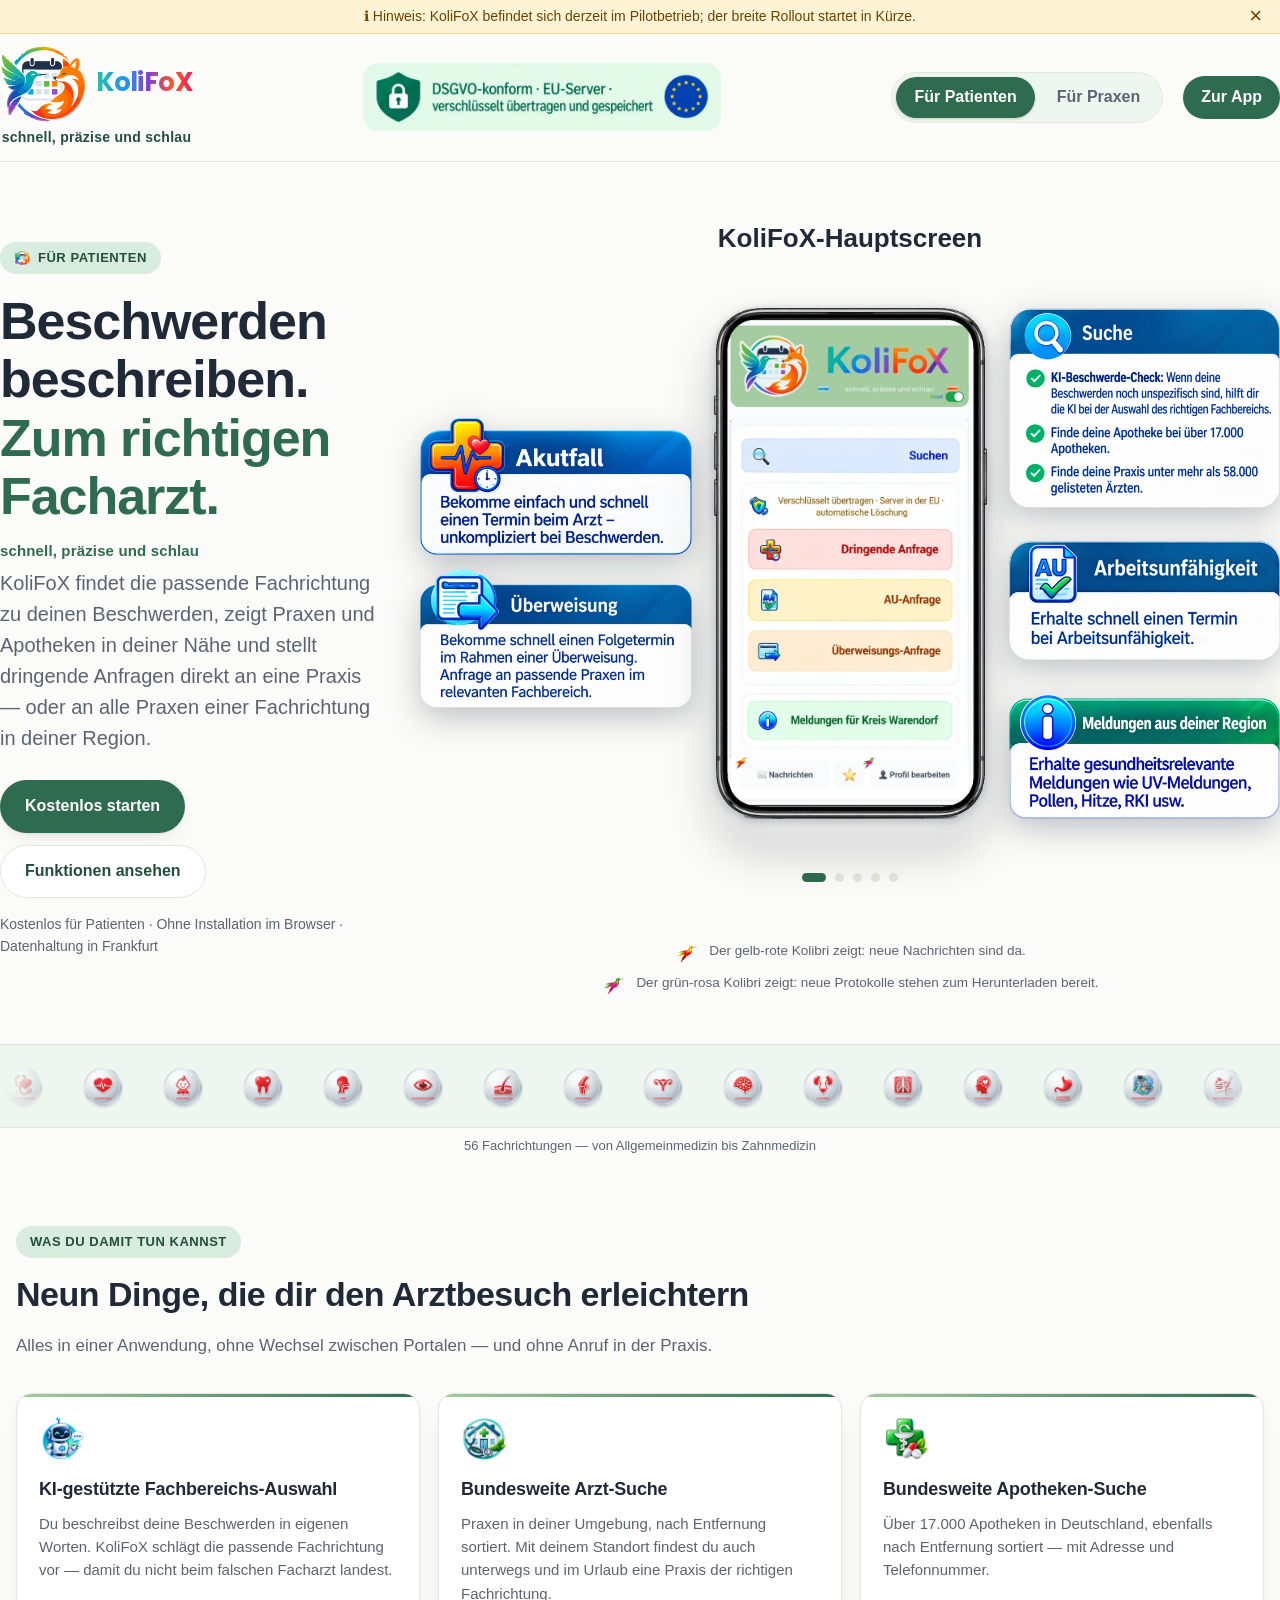
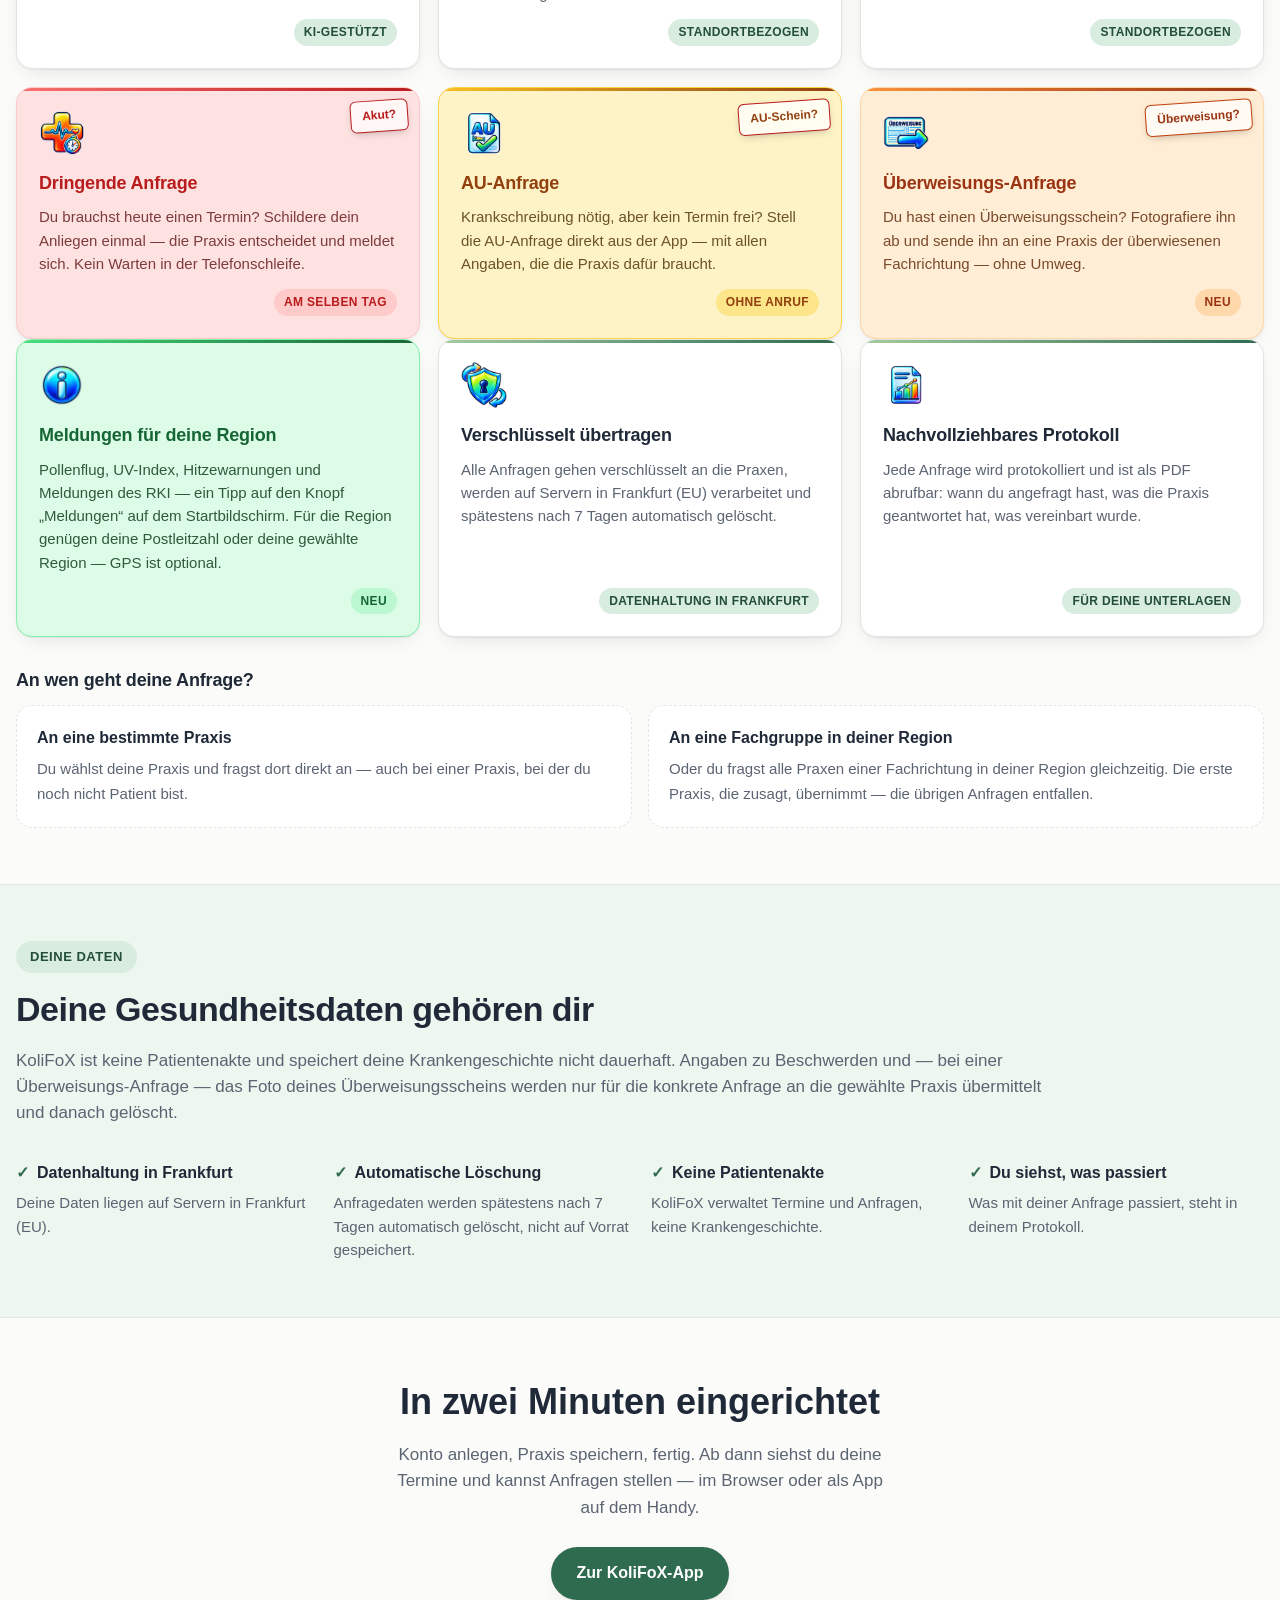
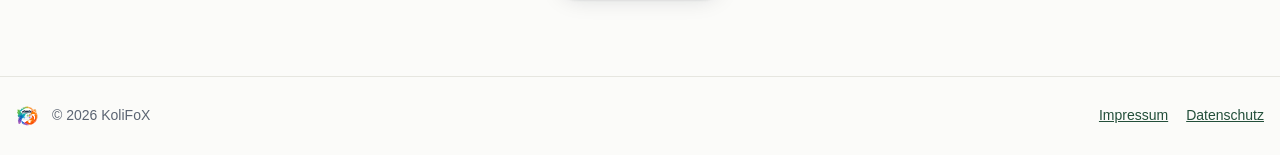
<file: index.html>
<!doctype html>
<html lang="de">
<head>
<meta charset="UTF-8">
<meta name="viewport" content="width=device-width, initial-scale=1">
<title>KoliFoX — Arzttermin und Anfragen</title>
<meta name="description" content="KoliFoX: Fachrichtung per KI finden, Arzt und Apotheke in der Nähe suchen und dringende Anfragen, AU- und Überweisungs-Anfragen direkt an die Praxis senden.">
<!-- Die Seite ist auch unter www.kolifox.de erreichbar, mit identischem Inhalt. Hier steht, welche
     Adresse gelten soll (die Umleitung von www auf kolifox.de liegt zusaetzlich in Cloudflare). -->
<link rel="canonical" href="https://kolifox.de/">
<meta name="theme-color" content="#2f6b4f">
<link rel="icon" href="/assets/img/favicon.svg" type="image/svg+xml">
<link rel="icon" href="/assets/img/favicon-192.png" sizes="192x192">
<link rel="apple-touch-icon" href="/assets/img/apple-touch-icon.png">
<link rel="stylesheet" href="/assets/produktseite.css">
</head>
<body>

<!-- Pilot-Hinweis (Variante A, DSGVO-Chat 22.10.): Transparenz zur Reife des Produkts. Schliessen
     merkt sich NICHTS im Browser (kein localStorage), das Band kommt beim naechsten Besuch wieder. -->
<div class="kopf-fix" id="kopf-fix">
<div class="pilot-hinweis" id="pilot-hinweis" role="note">
  <span class="pilot-text"><span aria-hidden="true">ℹ</span> Hinweis: KoliFoX befindet sich derzeit im Pilotbetrieb; der breite Rollout startet in Kürze.</span>
  <button type="button" class="pilot-zu" id="pilot-zu" aria-label="Hinweis schließen">×</button>
</div>

<header class="site-head">
  <div class="wrap head-row">
    <div class="head-brand">
      <img class="head-logo" src="/assets/icons/logo-kopf.svg" alt="KoliFoX">
      <span class="head-slogan">schnell, präzise und schlau</span>
    </div>
    <div class="head-spacer"></div>
    <img class="head-badge" src="/assets/kacheln/badge.webp"
         alt="DSGVO-konform · EU-Server · verschlüsselt übertragen und gespeichert">
    <div class="head-spacer"></div>
    <div class="switch" role="tablist" aria-label="Ansicht wählen">
      <button role="tab" id="tab-pat" aria-controls="view-pat" aria-selected="true">Für Patienten</button>
      <button role="tab" id="tab-pra" aria-controls="view-pra" aria-selected="false">Für Praxen</button>
    </div>
    <a class="head-cta" id="head-cta" href="#testversion" data-login="https://app.kolifox.de">Zur App</a>
  </div>
</header>
</div>

<!-- ============================ PATIENTEN ============================ -->
<main class="view" id="view-pat" role="tabpanel" aria-labelledby="tab-pat">

  <div class="wrap hero">
    <div class="hero-text hero-zentriert">
      <span class="eyebrow"><img src="/assets/icons/logo-icon.svg" alt="" width="16" height="16" aria-hidden="true"> Für Patienten</span>
      <h1>Beschwerden beschreiben.<br><span class="accent">Zum richtigen Facharzt.</span></h1>
      <p class="slogan">schnell, präzise und schlau</p>
      <p class="lead">
        KoliFoX findet die passende Fachrichtung zu deinen Beschwerden, zeigt Praxen und Apotheken
        in deiner Nähe und stellt dringende Anfragen direkt an eine Praxis — oder an alle Praxen
        einer Fachrichtung in deiner Region.
      </p>
      <div class="hero-actions">
        <a class="btn btn-primary" href="#testversion" data-login="https://app.kolifox.de">Kostenlos starten</a>
        <a class="btn btn-ghost" href="#pat-funktionen">Funktionen ansehen</a>
      </div>
      <p class="hero-note">Kostenlos für Patienten · Ohne Installation im Browser · Datenhaltung in Frankfurt</p>
    </div>

    <!-- Rundgang durch die App: Ueberschrift, Handy und Fahnen wechseln im Takt -->
    <div class="tour-titel">
      <h2 id="tour-ueberschrift">KoliFoX-Hauptscreen</h2>
    </div>
    <div class="tour logo-links" id="tour">
      <div class="tour-spalte links" id="fahnen-links"></div>
      <div class="tour-mitte">
      <div class="phone-bereich">
        <div class="phone">
          <span class="phone-glow" aria-hidden="true"></span>
          <img class="rahmen-schatten" src="/assets/screens/handy-rahmen.webp" alt="" aria-hidden="true">
          <div class="loch">
          <div class="screen">
            <img class="frame" src="/assets/screens/grundframe.webp"
                 alt="KoliFoX-App auf dem Handy">
            <div class="screen-slot" id="screen-slot" aria-live="off"></div>
            <!-- animierte Marker der App: gelb-rot = ungelesene Nachrichten,
                 gruen-blau = noch nicht geladene Protokolle (wie in app/index.html) -->
            <img class="kolibri nachrichten" src="/assets/icons/kolibri-gelbrot-44.webp" alt="" aria-hidden="true">
            <img class="kolibri profil"      src="/assets/icons/kolibri-gruenrosa-44.webp" alt="" aria-hidden="true">
          </div>
          </div>
          <img class="rahmen" src="/assets/screens/handy-rahmen.webp" alt="" aria-hidden="true" width="691" height="1293">
        </div>
      </div>
    </div>
    <div class="tour-spalte rechts" id="fahnen-rechts"></div>
    </div>
    <!-- Die Punkte stehen bewusst AUSSERHALB der Tour: sonst waere die Zeile
         hoeher als das Handy und die Prozent-Hoehen der Fahnen wuerden nicht
         mehr auf die Eintraege im Bildschirm passen. -->
    <div class="tour-punkte" id="tour-punkte" role="tablist" aria-label="Ansicht wählen"></div>
    <!-- Was die beiden Voegel in der Fussleiste des Handys bedeuten -->
    <div class="kolibri-legende">
      <span><img src="/assets/icons/kolibri-gelbrot-44.webp" alt="">Der gelb-rote Kolibri zeigt: neue Nachrichten sind da.</span>
      <span><img src="/assets/icons/kolibri-gruenrosa-44.webp" alt="">Der grün-rosa Kolibri zeigt: neue Protokolle stehen zum Herunterladen bereit.</span>
    </div>
  </div>

  <div class="siegel-band" aria-hidden="true">
    <div class="siegel-track" id="band-pat"></div>
  </div>
  <p class="band-label">56 Fachrichtungen — von Allgemeinmedizin bis Zahnmedizin</p>

  <section id="pat-funktionen">
    <div class="wrap">
      <div class="sec-head">
        <span class="eyebrow">Was du damit tun kannst</span>
        <h2>Neun Dinge, die dir den Arztbesuch erleichtern</h2>
        <p>Alles in einer Anwendung, ohne Wechsel zwischen Portalen — und ohne Anruf in der Praxis.</p>
      </div>

      <div class="grid">
        <article class="feat">
          <img class="feat-icon" src="/assets/icons/icon-ki.png" alt="">
          <h3>KI-gestützte Fachbereichs-Auswahl</h3>
          <p>Du beschreibst deine Beschwerden in eigenen Worten. KoliFoX schlägt die passende
             Fachrichtung vor — damit du nicht beim falschen Facharzt landest.</p>
          <span class="tag">KI-gestützt</span>
        </article>

        <article class="feat">
          <img class="feat-icon" src="/assets/icons/icon-arzt.png" alt="">
          <h3>Bundesweite Arzt-Suche</h3>
          <p>Praxen in deiner Umgebung, nach Entfernung sortiert. Mit deinem Standort findest du
             auch unterwegs und im Urlaub eine Praxis der richtigen Fachrichtung.</p>
          <span class="tag">Standortbezogen</span>
        </article>

        <article class="feat">
          <img class="feat-icon" src="/assets/icons/icon-apotheke.png" alt="">
          <h3>Bundesweite Apotheken-Suche</h3>
          <p>Über 17.000 Apotheken in Deutschland, ebenfalls nach Entfernung sortiert —
             mit Adresse und Telefonnummer.</p>
          <span class="tag">Standortbezogen</span>
        </article>

        <article class="feat k-dringend">
          <img class="feat-icon" src="/assets/neu/akut.png" alt="">
          <h3>Dringende Anfrage</h3>
          <p>Du brauchst heute einen Termin? Schildere dein Anliegen einmal — die Praxis
             entscheidet und meldet sich. Kein Warten in der Telefonschleife.</p>
          <span class="tag">Am selben Tag</span>
          <span class="au-sticker">
            <span class="au-sticker-klein">Akut?</span>
            <span class="au-sticker-gross">
              <strong>Du hast Beschwerden und brauchst heute einen Arzt?</strong>
              KoliFoX fragt für dich an — bei einer Praxis oder gleich mehreren
              in deiner Region.
            </span>
          </span>
        </article>

        <article class="feat k-au">
          <img class="feat-icon" src="/assets/neu/au.png" alt="">
          <h3>AU-Anfrage</h3>
          <p>Krankschreibung nötig, aber kein Termin frei? Stell die AU-Anfrage direkt
             aus der App — mit allen Angaben, die die Praxis dafür braucht.</p>
          <span class="tag">Ohne Anruf</span>
          <!-- Aufkleber in der Anmutung des AU-Scheins: klein in der Ecke,
               geht beim Darauffahren auf. Auf dem Telefon (kein Hover) steht
               er dauerhaft offen. -->
          <span class="au-sticker">
            <span class="au-sticker-klein">AU-Schein?</span>
            <span class="au-sticker-gross">
              <strong>Du benötigst eine Arbeitsunfähigkeits­bescheinigung?</strong>
              Ausstellen kann sie nur deine Praxis. KoliFoX bringt deine Anfrage
              dorthin — ohne Telefonschleife.
            </span>
          </span>
        </article>

        <article class="feat k-ueberweisung">
          <img class="feat-icon" src="/assets/neu/ueberweisung.png" alt="">
          <h3>Überweisungs-Anfrage</h3>
          <p>Du hast einen Überweisungsschein? Fotografiere ihn ab und sende ihn an eine
             Praxis der überwiesenen Fachrichtung — ohne Umweg.</p>
          <span class="tag">Neu</span>
          <span class="au-sticker">
            <span class="au-sticker-klein">Überweisung?</span>
            <span class="au-sticker-gross">
              <strong>Du hast eine Überweisung bekommen?</strong>
              KoliFoX bringt sie zur passenden Fachpraxis — samt deiner Anfrage,
              ohne Telefonschleife.
            </span>
          </span>
        </article>

      </div>

      <!-- Dritte Reihe: Meldungen (eigener Knopf auf dem Startbildschirm) sowie
           Verschluesselung und Protokoll, die fuer alle Anfragearten darueber gelten. -->
      <div class="grid">
        <article class="feat k-meldungen">
          <img class="feat-icon" src="/assets/neu/meldungen.webp" alt="">
          <h3>Meldungen für deine Region</h3>
          <p>Pollenflug, UV-Index, Hitzewarnungen und Meldungen des RKI — ein Tipp auf den
             Knopf „Meldungen“ auf dem Startbildschirm. Für die Region genügen deine Postleitzahl
             oder deine gewählte Region — GPS ist optional.</p>
          <span class="tag">Neu</span>
        </article>

        <article class="feat">
          <img class="feat-icon" src="/assets/neu/verschluesselung.png" alt="">
          <h3>Verschlüsselt übertragen</h3>
          <p>Alle Anfragen gehen verschlüsselt an die Praxen, werden auf Servern in Frankfurt
             (EU) verarbeitet und spätestens nach 7 Tagen automatisch gelöscht.</p>
          <span class="tag">Datenhaltung in Frankfurt</span>
        </article>

        <article class="feat">
          <img class="feat-icon" src="/assets/neu/protokoll.png" alt="">
          <h3>Nachvollziehbares Protokoll</h3>
          <p>Jede Anfrage wird protokolliert und ist als PDF abrufbar: wann du
             angefragt hast, was die Praxis geantwortet hat, was vereinbart wurde.</p>
          <span class="tag">Für deine Unterlagen</span>
        </article>
      </div>

      <h3 class="zweiwege-titel">An wen geht deine Anfrage?</h3>
      <div class="zweiwege">
        <div class="weg">
          <strong>An eine bestimmte Praxis</strong>
          <span>Du wählst deine Praxis und fragst dort direkt an — auch bei einer Praxis,
                bei der du noch nicht Patient bist.</span>
        </div>
        <div class="weg">
          <strong>An eine Fachgruppe in deiner Region</strong>
          <span>Oder du fragst alle Praxen einer Fachrichtung in deiner Region gleichzeitig.
                Die erste Praxis, die zusagt, übernimmt — die übrigen Anfragen entfallen.</span>
        </div>
      </div>
    </div>
  </section>

  <section class="trust">
    <div class="wrap">
      <div class="sec-head">
        <span class="eyebrow">Deine Daten</span>
        <h2>Deine Gesundheitsdaten gehören dir</h2>
        <p>KoliFoX ist keine Patientenakte und speichert deine Krankengeschichte nicht dauerhaft.
           Angaben zu Beschwerden und — bei einer Überweisungs-Anfrage — das Foto deines
           Überweisungsscheins werden nur für die konkrete Anfrage an die gewählte Praxis
           übermittelt und danach gelöscht.</p>
      </div>
      <div class="trust-grid">
        <div class="trust-item">
          <h3><span class="tick">✓</span> Datenhaltung in Frankfurt</h3>
          <p>Deine Daten liegen auf Servern in Frankfurt (EU).</p>
        </div>
        <div class="trust-item">
          <h3><span class="tick">✓</span> Automatische Löschung</h3>
          <p>Anfragedaten werden spätestens nach 7 Tagen automatisch gelöscht,
             nicht auf Vorrat gespeichert.</p>
        </div>
        <div class="trust-item">
          <h3><span class="tick">✓</span> Keine Patientenakte</h3>
          <p>KoliFoX verwaltet Termine und Anfragen, keine Krankengeschichte.</p>
        </div>
        <div class="trust-item">
          <h3><span class="tick">✓</span> Du siehst, was passiert</h3>
          <p>Was mit deiner Anfrage passiert, steht in deinem Protokoll.</p>
        </div>
      </div>
    </div>
  </section>

  <section class="final">
    <div class="wrap">
      <h2>In zwei Minuten eingerichtet</h2>
      <p>Konto anlegen, Praxis speichern, fertig. Ab dann siehst du deine Termine und kannst
         Anfragen stellen — im Browser oder als App auf dem Handy.</p>
      <div class="hero-actions">
        <a class="btn btn-primary" href="#testversion" data-login="https://app.kolifox.de">Zur KoliFoX-App</a>
      </div>
    </div>
  </section>
</main>

<!-- ============================= PRAXEN ============================= -->
<main class="view" id="view-pra" role="tabpanel" aria-labelledby="tab-pra" hidden>

  <div class="wrap hero">
    <div class="hero-split">
      <div class="hero-text">
        <span class="eyebrow"><img src="/assets/icons/logo-icon.svg" alt="" width="16" height="16" aria-hidden="true"> Für Praxen</span>
        <h1>Das Telefon wird leiser.<br><span class="accent">Der Tag planbarer.</span></h1>
        <p class="slogan">schnell, präzise und schlau</p>
        <p class="lead">
          Dringende Anfragen und AU-Wünsche kommen schriftlich und vollständig herein — statt
          dreimal zu klingeln. Ihr Team entscheidet, was wann bearbeitet wird. Ohne neue
          Praxissoftware, ohne Installation.
        </p>
        <div class="hero-actions">
          <a class="btn btn-primary" href="#testversion" data-login="https://cockpit.kolifox.de/login">Praxis anmelden</a>
          <a class="btn btn-ghost" href="#pra-funktionen">Funktionen ansehen</a>
        </div>
        <p class="hero-note">Läuft im Browser · Rollen für Sekretariat, Ärzte und Labor · Server in Deutschland</p>
        <p class="hero-note">Fertiger AV-Vertrag · Zwei-Faktor-Anmeldung · Automatische Löschfristen</p>
      </div>

      <div>
        <div class="cockpit-demo">
          <div class="cd-head">
            <img src="/assets/neu/akut.png" alt="" width="18" height="18">
            Dringende Anfragen <span class="zahl">2 offen</span>
          </div>

          <div class="cd-karte">
            <div class="cd-zeile1">
              <img src="/assets/neu/akut.png" alt="">
              <span class="cd-name">M. Berger</span>
              <span class="cd-zeit">vor 4 Min.</span>
            </div>
            <div class="cd-pillen">
              <span class="cd-pille rot">Akut</span>
              <span class="cd-pille">Zahnschmerzen</span>
              <span class="cd-pille">Schwellung</span>
              <span class="cd-pille">📍 1,2 km</span>
            </div>
            <p class="cd-text">Seit gestern Abend starke Schmerzen, Wange geschwollen. Heute erreichbar ab 9 Uhr.</p>
            <div class="cd-knoepfe">
              <span class="cd-knopf ja">Annehmen</span>
              <span class="cd-knopf">Weiterleiten</span>
              <span class="cd-knopf">Ablehnen</span>
            </div>
          </div>

          <div class="cd-karte">
            <div class="cd-zeile1">
              <img src="/assets/neu/au.png" alt="">
              <span class="cd-name">S. Kraft</span>
              <span class="cd-zeit">vor 11 Min.</span>
            </div>
            <div class="cd-pillen">
              <span class="cd-pille">AU-Anfrage</span>
              <span class="cd-pille">bekannt</span>
              <span class="cd-pille">📍 3,4 km</span>
            </div>
            <p class="cd-text">Erkältung seit Montag, bittet um Krankschreibung bis Freitag.</p>
            <div class="cd-knoepfe">
              <span class="cd-knopf ja">Annehmen</span>
              <span class="cd-knopf">Weiterleiten</span>
              <span class="cd-knopf">Ablehnen</span>
            </div>
          </div>

          <div class="cd-fuss">Heute angenommen: 3 von 6 · Aufnahme aktiv bis 16:00</div>
        </div>
        <p class="demo-hinweis">Darstellung nachgebildet — echte Ansicht im Praxis-Cockpit</p>
      </div>
    </div>
  </div>

  <div class="siegel-band" aria-hidden="true">
    <div class="siegel-track" id="band-pra"></div>
  </div>
  <p class="band-label">Für jede Fachrichtung — mit eigenen Rückfragen je Fachbereich</p>

  <section class="sec-unten-eng">
    <div class="wrap">
      <div class="sec-head sec-head-mitte">
        <h2>Was sich im Praxisalltag ändert</h2>
        <p>Vier Dinge, die Ihr Team sofort merkt.</p>
      </div>
      <div class="zettel-reihe">
        <div class="zettel"><img src="/assets/notizen/telefon.png" alt="Weniger Telefon — Anliegen digital statt per Telefon klären. Ziel: 50 % weniger Anrufe."></div>
        <div class="zettel"><img src="/assets/notizen/ruhe.png" alt="Mehr Ruhe am Empfang — Ihr Team gewinnt Fokus für die Menschen vor Ort."></div>
        <div class="zettel"><img src="/assets/notizen/zeit.png" alt="Mehr Zeit für Patienten — Automatisierte Prozesse schaffen Zeit für Patienten."></div>
        <div class="zettel"><img src="/assets/notizen/erreichbarkeit.png" alt="Mehr Erreichbarkeit — Anfragen digital stellen, einfach, direkt und ohne Warteschleife."></div>
      </div>
    </div>
  </section>

  <section id="pra-funktionen">
    <div class="wrap">
      <div class="sec-head">
        <span class="eyebrow">Für Ihre Praxis</span>
        <h2>Was KoliFoX Ihrem Team abnimmt</h2>
        <p>Das Praxis-Cockpit nimmt Ihrem Team diese Aufgaben ab.</p>
      </div>

      <div class="grid">
        <article class="feat akut">
          <img class="feat-icon" src="/assets/neu/akut.png" alt="">
          <h3>Dringende Anfragen gesteuert annehmen</h3>
          <p>Anfragen erreichen Sie schriftlich und vorqualifiziert. Sie legen fest, wie viele
             Sie pro Tag annehmen — ist das Fenster voll, wird automatisch abgelehnt.</p>
          <span class="tag">Kapazität im Griff</span>
        </article>

        <article class="feat">
          <img class="feat-icon" src="/assets/neu/kalender.png" alt="">
          <h3>Erreichbarkeit selbst bestimmen</h3>
          <p>Öffnungszeiten, Urlaub, Rufbereitschaft: Was Sie hinterlegen, gilt. Außerhalb
             Ihrer Zeiten nimmt KoliFoX keine Anfragen an.</p>
          <span class="tag">Kein Nachtdienst</span>
        </article>

        <article class="feat">
          <img class="feat-icon" src="/assets/neu/push.png" alt="">
          <h3>Benachrichtigung statt Dauerblick</h3>
          <p>Neue Anfragen melden sich per Push oder E-Mail — niemand muss den Bildschirm
             im Auge behalten.</p>
          <span class="tag">Push &amp; E-Mail</span>
        </article>

        <article class="feat">
          <img class="feat-icon" src="/assets/neu/sammelpraxis.png" alt="">
          <h3>Im Praxisnetz zusammenarbeiten</h3>
          <p>Mehrere Praxen einer Fachrichtung und Region teilen sich das Anfrage-Aufkommen.
             Wer zuerst zusagt, übernimmt — die anderen sind entlastet.</p>
          <span class="tag">Regional</span>
        </article>

        <article class="feat">
          <img class="feat-icon" src="/assets/icons/icon-arzt.png" alt="">
          <h3>Digitaler Warteraum</h3>
          <p>Patienten checken selbst ein und sehen ihre Position. Ihr Team verteilt auf
             Sprechzimmer, ruft auf und leitet weiter — ohne Zettel.</p>
          <span class="tag">Im Haus</span>
        </article>

        <article class="feat">
          <img class="feat-icon" src="/assets/neu/protokoll.png" alt="">
          <h3>Audit-Trail — drei Jahre</h3>
          <p>Jeder Zugriff mit Rolle, Nutzer und Zeitpunkt protokolliert. Trägt zur
             Nachweisführung nach Art. 5 Abs. 2 DSGVO bei, als PDF für Ihre Unterlagen.
             Ihre Behandlungsdokumentation nach § 630f BGB bleibt davon unberührt im PVS.</p>
          <span class="tag">Nachvollziehbar</span>
        </article>
      </div>
    </div>
  </section>

  <!-- ============================= DATENSCHUTZ ============================= -->
  <section id="pra-datenschutz">
    <div class="wrap">
      <div class="sec-head">
        <span class="eyebrow">Datenschutz und Datenablageort</span>
        <h2>Rechtliche Grundlagen stehen bereit</h2>
        <p>Was Ihre Praxis für den DSGVO-konformen Einsatz braucht — fertig vorbereitet,
           belegbar, nachweisfähig.</p>
      </div>

      <div class="grid">
        <article class="feat">
          <img class="feat-icon" src="/assets/neu/server.png" alt="">
          <h3>Server in Deutschland</h3>
          <p>Supabase EU-Region Frankfurt. TLS 1.3 im Transport, AES-256 bei Speicherung.
             Die Versichertennummer wird je Praxis zusätzlich einzeln verschlüsselt.</p>
          <span class="tag">EU-Rechenzentrum</span>
        </article>

        <article class="feat">
          <img class="feat-icon" src="/assets/neu/avv.png" alt="">
          <h3>Fertiger AV-Vertrag</h3>
          <p>Auftragsverarbeitungsvertrag nach Art. 28 DSGVO mit allen technisch-organisatorischen
             Maßnahmen liegt vor — Sie müssen keine eigenen Verträge aufsetzen und keine Sub-Verträge
             mit unseren Dienstleistern schließen.</p>
          <span class="tag">AVV + Anhänge</span>
        </article>

        <article class="feat">
          <img class="feat-icon" src="/assets/neu/2fa.png" alt="">
          <h3>Zwei-Faktor-Anmeldung</h3>
          <p>Alle Cockpit-Konten — Sekretariat, Anfrage-Annahme, Ärztinnen, Ärzte, Assistenz —
             sind zwei-Faktor-pflichtig. Keine Komfort-Option, sondern Standard.</p>
          <span class="tag">Standard, nicht optional</span>
        </article>

        <article class="feat">
          <img class="feat-icon" src="/assets/neu/datenpannen.png" alt="">
          <h3>Datenpannen-Prozess etabliert</h3>
          <p>Vorfall-Register nach Art. 33 Abs. 5 DSGVO geführt, Meldepflicht-Bewertung je
             Vorfall. Falls etwas passiert, läuft die Benachrichtigung Ihrer Praxis entlang
             eines definierten Pfads.</p>
          <span class="tag">Art. 33 geführt</span>
        </article>

        <article class="feat">
          <img class="feat-icon feat-icon-breit" src="/assets/neu/rollen.png" alt="">
          <h3>Klare Rollen</h3>
          <p>KoliFoX verarbeitet Patient:innen-Anfragen in Ihrem Auftrag (Art. 28 DSGVO). Die
             Behandlungsentscheidung bleibt vollständig bei Ihnen. Keine Mitnutzung Ihrer
             Daten für Produktverbesserung.</p>
          <span class="tag">Sie bleiben Verantwortliche</span>
        </article>

        <article class="feat">
          <img class="feat-icon" src="/assets/neu/loeschfristen.png" alt="">
          <h3>Automatische Löschfristen</h3>
          <p>Inhaltsdaten dringender Anfragen werden spätestens nach 7 Tagen automatisch gelöscht;
             Terminmetadaten nach spätestens 90 Tagen. Löschungs-Nachweise nach Art. 5 Abs. 2 DSGVO
             bleiben drei Jahre für die Rechenschaftspflicht.</p>
          <span class="tag">Keine Aufräumarbeit</span>
        </article>
      </div>
    </div>
  </section>

  <section class="trust">
    <div class="wrap">
      <div class="sec-head">
        <span class="eyebrow">In drei Schritten</span>
        <h2>So kommt Ihre Praxis dazu</h2>
        <p>Kein Vertriebstermin nötig, kein Wechsel Ihrer Praxissoftware.</p>
      </div>
      <div class="steps">
        <div class="step">
          <h3>Praxis anmelden</h3>
          <p>Sie füllen das Antragsformular aus: Praxisdaten, Fachrichtung, Öffnungszeiten.</p>
        </div>
        <div class="step">
          <h3>Freischaltung</h3>
          <p>Wir prüfen die Angaben und schalten Ihr Praxis-Konto frei. Die Anmeldung läuft
             mit Zwei-Faktor-Schutz.</p>
        </div>
        <div class="step">
          <h3>Loslegen</h3>
          <p>Räume und Zeiten eintragen, Team einladen — ab dann erreichen Sie Anfragen
             schriftlich im Cockpit.</p>
        </div>
      </div>
    </div>
  </section>

  <section class="final">
    <div class="wrap">
      <h2>Wir suchen Praxen für den Start</h2>
      <p>KoliFoX ist fertig entwickelt und läuft. Für die erste Praxisgruppe nehmen wir uns
         Zeit für Einrichtung und Schulung.</p>
      <div class="hero-actions">
        <a class="btn btn-primary" href="mailto:Matthias.Roettgers@KoliFoX.de?subject=KoliFoX%20f%C3%BCr%20unsere%20Praxis">Gespräch vereinbaren</a>
        <a class="btn btn-ghost" href="#testversion" data-login="https://cockpit.kolifox.de/login">Zum Praxis-Login</a>
      </div>
    </div>
  </section>
</main>

<footer class="site-footer">
  <div class="wrap footer-zeile">
    <img src="/assets/icons/logo-icon.svg" alt="" width="22" height="22" aria-hidden="true">
    <span>© 2026 KoliFoX</span>
    <nav>
      <a href="/impressum">Impressum</a>
      <a href="/datenschutz">Datenschutz</a>
    </nav>
  </div>
</footer>

<!-- Hinweisfenster fuer die Login-Knoepfe, solange LOGIN_LINKS_AKTIV in assets/produktseite.js auf false
     steht. Zwei Fassungen: Patienten (Knoepfe zur App, Du-Form) und Praxen (Knoepfe zum Cockpit-Login,
     Sie-Form). Wortlaut vom DSGVO-Chat, 23.10.2026; Zeitpunkt bewusst nur "in Kuerze". -->
<div class="testmodal" id="testversion" role="dialog" aria-modal="true" hidden>
  <div class="testmodal-karte" data-fuer="patienten" hidden>
    <h2 id="testversion-titel-pat">KoliFoX ist noch nicht offen</h2>
    <p>Du hast KoliFoX gerade entdeckt — danke dafür. Wir sind in der Pilotphase und öffnen die App in
       Kürze für alle. Bis dahin bleibt die Anmeldung geschlossen.</p>
    <p>Schau gern wieder vorbei, oder lass dir hier auf der Seite in Ruhe zeigen, wie KoliFoX
       funktionieren wird.</p>
    <button type="button" class="btn btn-primary testmodal-zu">Alles klar</button>
  </div>
  <div class="testmodal-karte" data-fuer="praxen" hidden>
    <h2 id="testversion-titel-pra">Zugang startet mit dem Pilot</h2>
    <p>KoliFoX befindet sich derzeit in der Pilotphase. Der Zugang zum Praxis-Cockpit ist bis zum
       Pilotstart für neue Praxen gesperrt.</p>
    <p>Wenn Sie Ihre Praxis in der Pilotphase einbringen möchten, schreiben Sie uns gern direkt eine
       kurze Nachricht an
       <a href="mailto:Matthias.Roettgers@kolifox.de?subject=KoliFoX%20f%C3%BCr%20unsere%20Praxis">Matthias.Roettgers@kolifox.de</a>
       — wir melden uns zeitnah mit einem Termin für ein kurzes Vorstellungsgespräch.</p>
    <button type="button" class="btn btn-primary testmodal-zu">Alles klar</button>
  </div>
</div>

<script src="/assets/produktseite.js"></script>
</body>
</html>
</file>
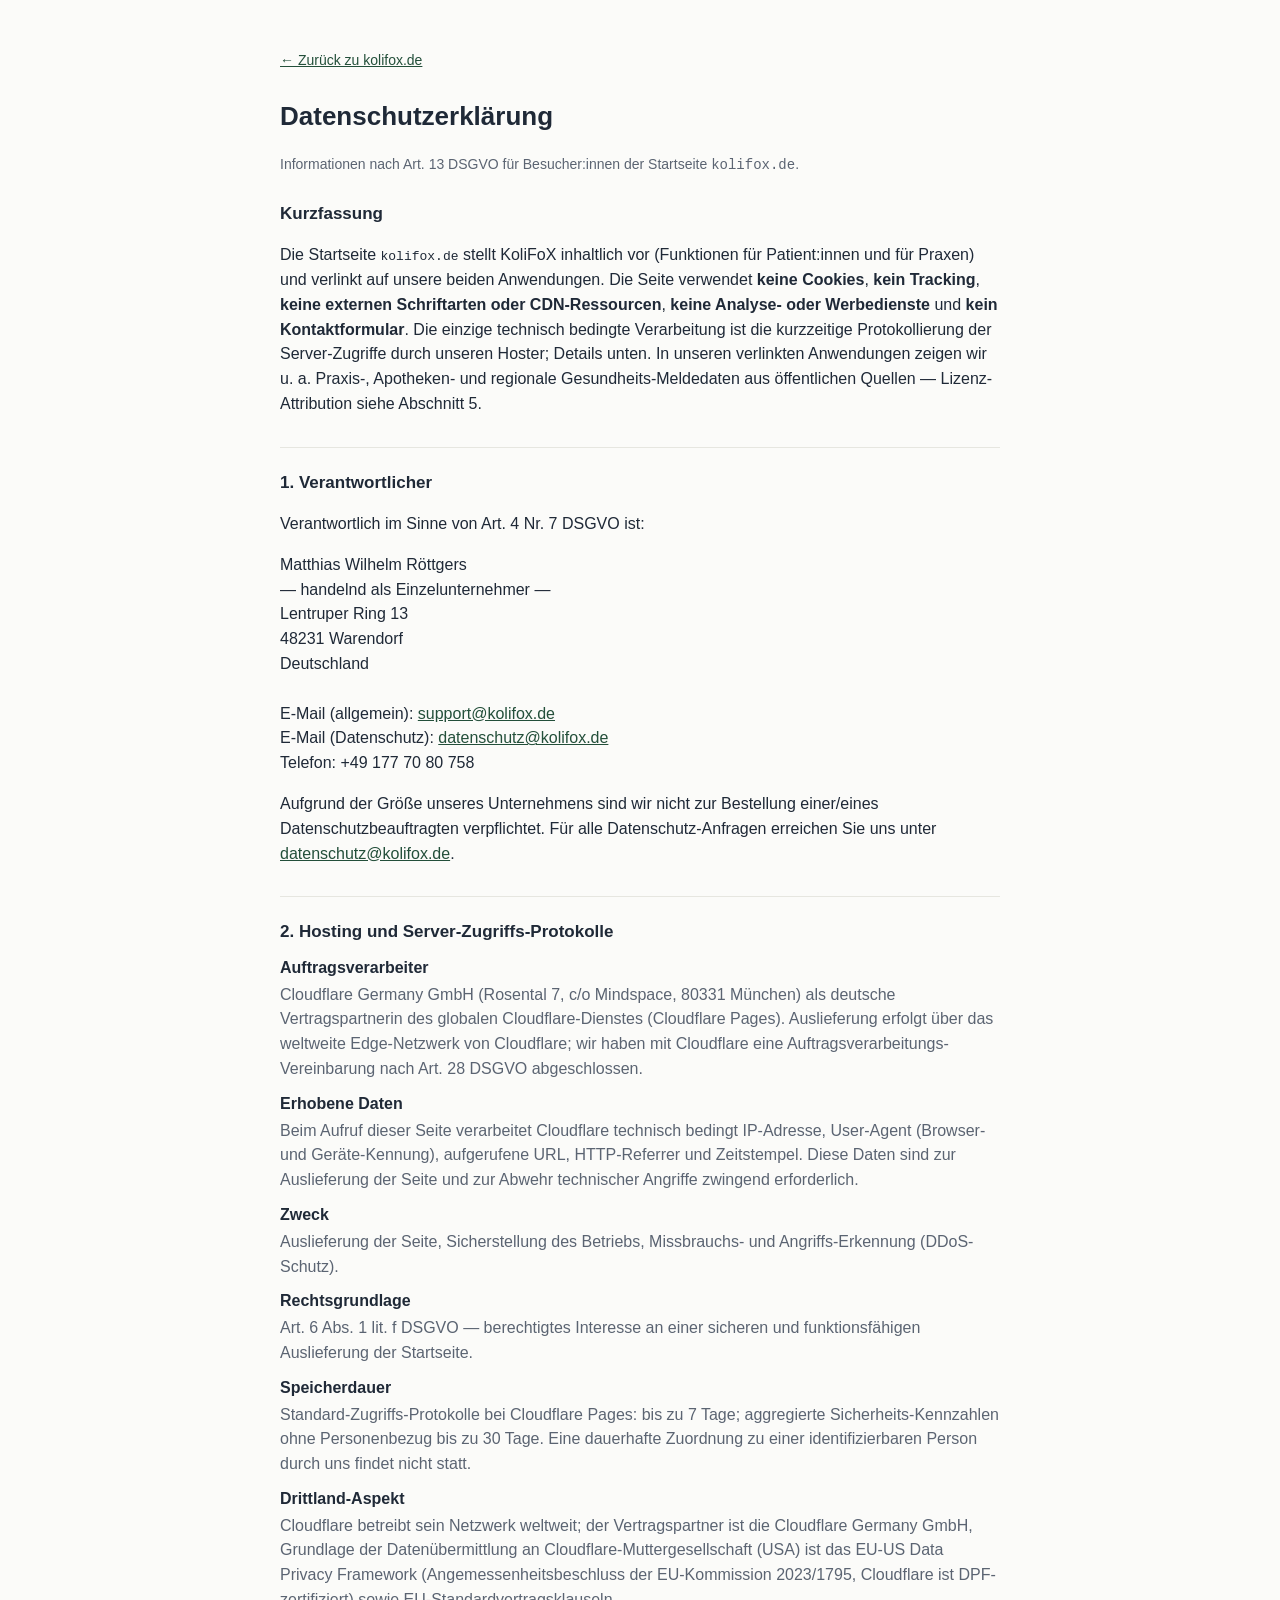
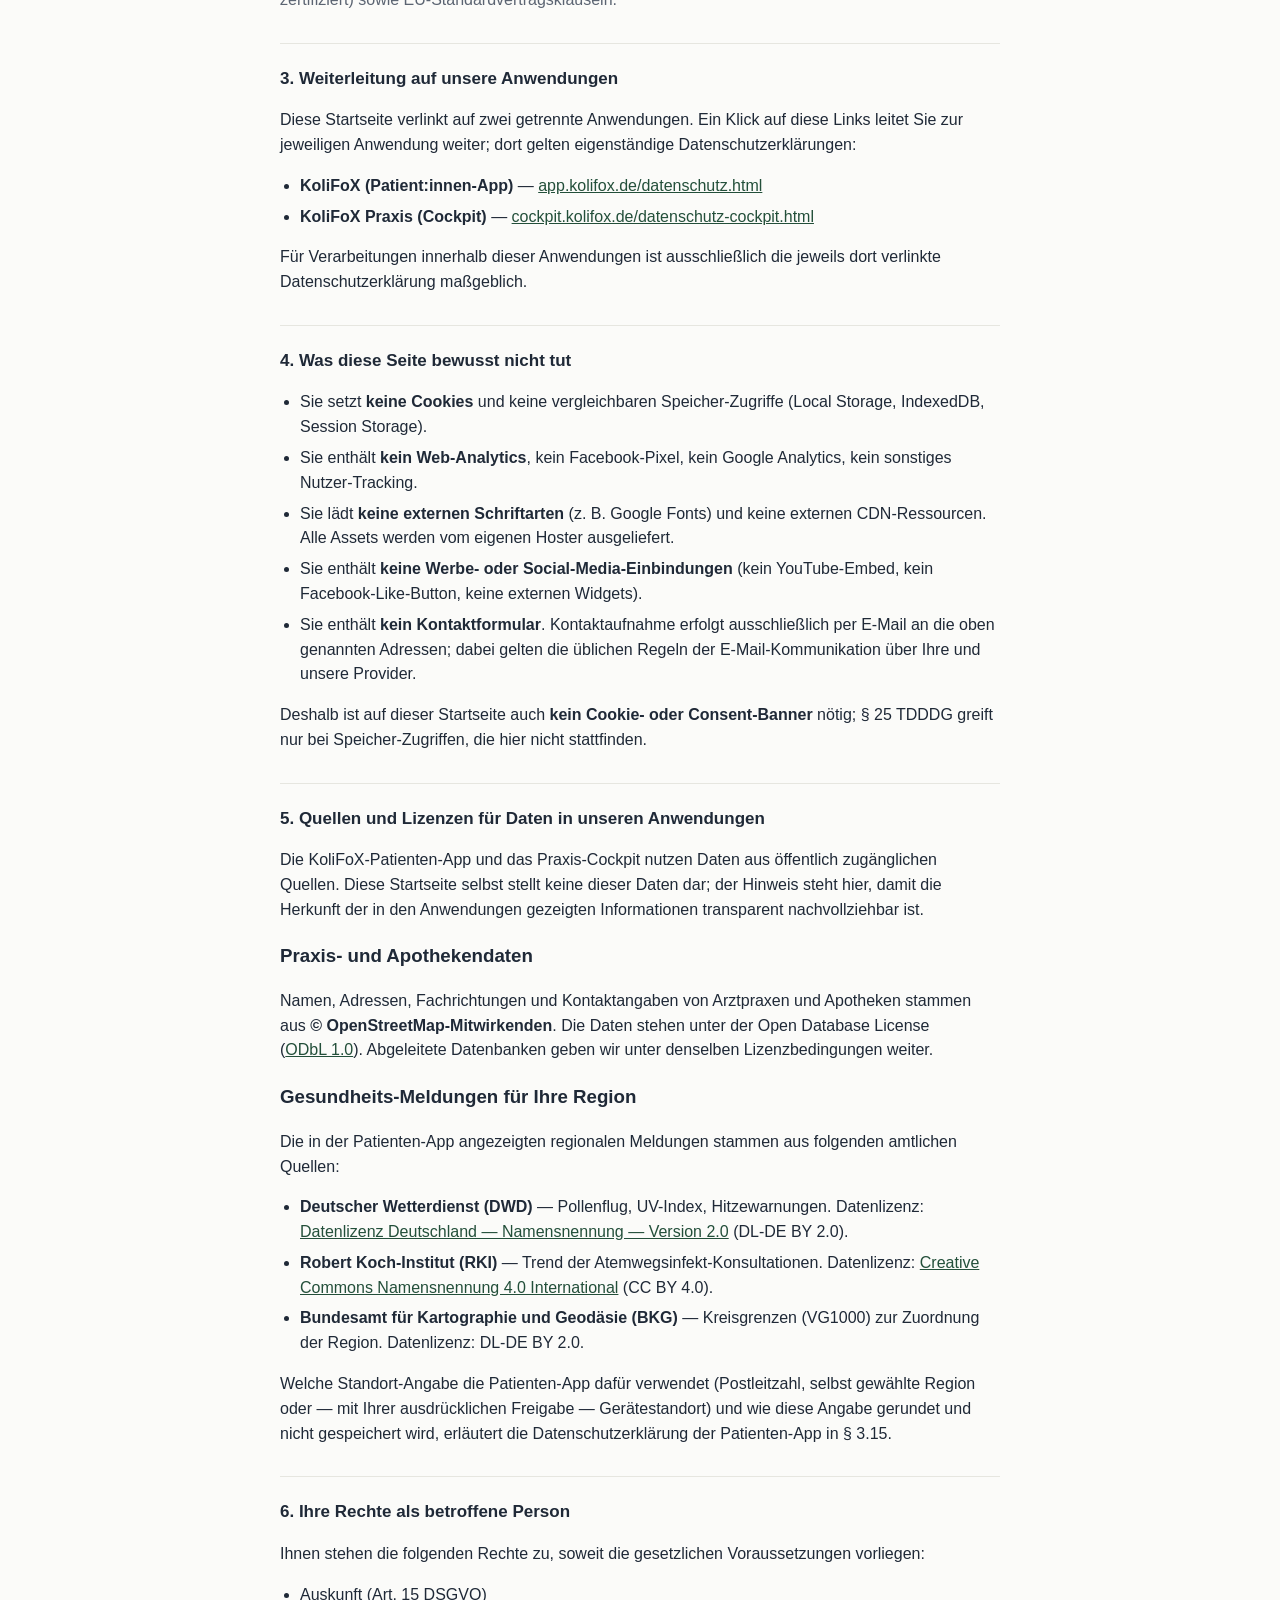
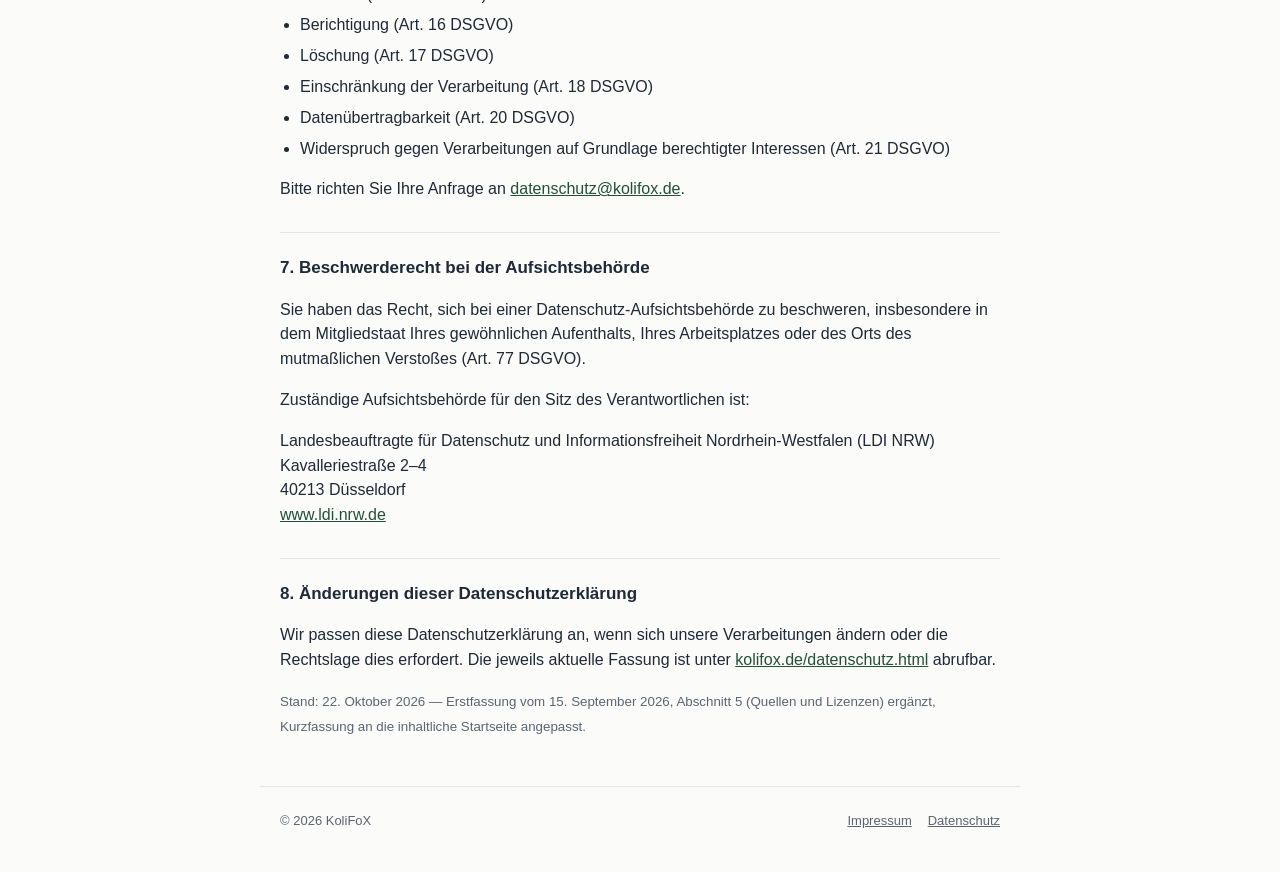
<file: datenschutz.html>
<!doctype html>
<html lang="de">
<head>
  <meta charset="UTF-8">
  <meta name="viewport" content="width=device-width, initial-scale=1">
  <title>Datenschutzerklärung — KoliFoX</title>
  <!-- Siehe index.html: www und nicht-www liefern dasselbe. Zusaetzlich die
       aufgeraeumte Adresse ohne .html, auf die der Server ohnehin umleitet. -->
  <link rel="canonical" href="https://kolifox.de/datenschutz">
  <meta name="theme-color" content="#2f6b4f">
  <link rel="icon" href="/assets/img/favicon.svg" type="image/svg+xml">
  <link rel="icon" href="/assets/img/favicon-192.png" sizes="192x192">
  <link rel="apple-touch-icon" href="/assets/img/apple-touch-icon.png">
  <link rel="stylesheet" href="/assets/style.css">
</head>
<body>
  <main class="wrap legal">
    <a class="back-link" href="/">← Zurück zu kolifox.de</a>

    <article>
      <h1>Datenschutzerklärung</h1>
      <p><em>Informationen nach Art. 13 DSGVO für Besucher:innen der Startseite <code>kolifox.de</code>.</em></p>

      <section>
        <h2>Kurzfassung</h2>
        <p>
          Die Startseite <code>kolifox.de</code> stellt KoliFoX inhaltlich vor
          (Funktionen für Patient:innen und für Praxen) und verlinkt auf unsere
          beiden Anwendungen. Die Seite verwendet <strong>keine Cookies</strong>,
          <strong>kein Tracking</strong>, <strong>keine externen Schriftarten
          oder CDN-Ressourcen</strong>, <strong>keine Analyse- oder
          Werbedienste</strong> und <strong>kein Kontaktformular</strong>. Die
          einzige technisch bedingte Verarbeitung ist die kurzzeitige
          Protokollierung der Server-Zugriffe durch unseren Hoster; Details unten.
          In unseren verlinkten Anwendungen zeigen wir u.&nbsp;a. Praxis-, Apotheken- und regionale
          Gesundheits-Meldedaten aus öffentlichen Quellen — Lizenz-Attribution siehe
          Abschnitt 5.
        </p>
      </section>

      <section>
        <h2>1. Verantwortlicher</h2>
        <p>
          Verantwortlich im Sinne von Art. 4 Nr. 7 DSGVO ist:
        </p>
        <address>
          Matthias Wilhelm Röttgers<br>
          — handelnd als Einzelunternehmer —<br>
          Lentruper Ring 13<br>
          48231 Warendorf<br>
          Deutschland<br><br>
          E-Mail (allgemein): <a href="mailto:support@kolifox.de">support@kolifox.de</a><br>
          E-Mail (Datenschutz): <a href="mailto:datenschutz@kolifox.de">datenschutz@kolifox.de</a><br>
          Telefon: +49 177 70 80 758
        </address>
        <p>
          Aufgrund der Größe unseres Unternehmens sind wir nicht zur Bestellung
          einer/eines Datenschutzbeauftragten verpflichtet. Für alle
          Datenschutz-Anfragen erreichen Sie uns unter
          <a href="mailto:datenschutz@kolifox.de">datenschutz@kolifox.de</a>.
        </p>
      </section>

      <section>
        <h2>2. Hosting und Server-Zugriffs-Protokolle</h2>
        <dl>
          <dt>Auftragsverarbeiter</dt>
          <dd>
            Cloudflare Germany GmbH (Rosental 7, c/o Mindspace, 80331 München) als
            deutsche Vertragspartnerin des globalen Cloudflare-Dienstes
            (Cloudflare&nbsp;Pages). Auslieferung erfolgt über das weltweite
            Edge-Netzwerk von Cloudflare; wir haben mit Cloudflare eine
            Auftragsverarbeitungs-Vereinbarung nach Art. 28 DSGVO abgeschlossen.
          </dd>
          <dt>Erhobene Daten</dt>
          <dd>
            Beim Aufruf dieser Seite verarbeitet Cloudflare technisch bedingt
            IP-Adresse, User-Agent (Browser- und Geräte-Kennung), aufgerufene URL,
            HTTP-Referrer und Zeitstempel. Diese Daten sind zur Auslieferung der
            Seite und zur Abwehr technischer Angriffe zwingend erforderlich.
          </dd>
          <dt>Zweck</dt>
          <dd>
            Auslieferung der Seite, Sicherstellung des Betriebs, Missbrauchs- und
            Angriffs-Erkennung (DDoS-Schutz).
          </dd>
          <dt>Rechtsgrundlage</dt>
          <dd>
            Art. 6 Abs. 1 lit. f DSGVO — berechtigtes Interesse an einer sicheren
            und funktionsfähigen Auslieferung der Startseite.
          </dd>
          <dt>Speicherdauer</dt>
          <dd>
            Standard-Zugriffs-Protokolle bei Cloudflare&nbsp;Pages: bis zu 7 Tage;
            aggregierte Sicherheits-Kennzahlen ohne Personenbezug bis zu 30 Tage.
            Eine dauerhafte Zuordnung zu einer identifizierbaren Person durch uns
            findet nicht statt.
          </dd>
          <dt>Drittland-Aspekt</dt>
          <dd>
            Cloudflare betreibt sein Netzwerk weltweit; der Vertragspartner ist die
            Cloudflare Germany GmbH, Grundlage der Datenübermittlung an
            Cloudflare-Muttergesellschaft (USA) ist das EU-US Data Privacy Framework
            (Angemessenheitsbeschluss der EU-Kommission 2023/1795, Cloudflare ist
            DPF-zertifiziert) sowie EU-Standardvertragsklauseln.
          </dd>
        </dl>
      </section>

      <section>
        <h2>3. Weiterleitung auf unsere Anwendungen</h2>
        <p>
          Diese Startseite verlinkt auf zwei getrennte Anwendungen. Ein Klick auf
          diese Links leitet Sie zur jeweiligen Anwendung weiter; dort gelten
          eigenständige Datenschutzerklärungen:
        </p>
        <ul>
          <li>
            <strong>KoliFoX (Patient:innen-App)</strong> —
            <a href="https://app.kolifox.de/datenschutz.html">app.kolifox.de/datenschutz.html</a>
          </li>
          <li>
            <strong>KoliFoX Praxis (Cockpit)</strong> —
            <a href="https://cockpit.kolifox.de/datenschutz-cockpit.html">cockpit.kolifox.de/datenschutz-cockpit.html</a>
          </li>
        </ul>
        <p>
          Für Verarbeitungen innerhalb dieser Anwendungen ist ausschließlich die
          jeweils dort verlinkte Datenschutzerklärung maßgeblich.
        </p>
      </section>

      <section>
        <h2>4. Was diese Seite bewusst nicht tut</h2>
        <ul>
          <li>Sie setzt <strong>keine Cookies</strong> und keine vergleichbaren Speicher-Zugriffe (Local Storage, IndexedDB, Session Storage).</li>
          <li>Sie enthält <strong>kein Web-Analytics</strong>, kein Facebook-Pixel, kein Google Analytics, kein sonstiges Nutzer-Tracking.</li>
          <li>Sie lädt <strong>keine externen Schriftarten</strong> (z.&nbsp;B. Google Fonts) und keine externen CDN-Ressourcen. Alle Assets werden vom eigenen Hoster ausgeliefert.</li>
          <li>Sie enthält <strong>keine Werbe- oder Social-Media-Einbindungen</strong> (kein YouTube-Embed, kein Facebook-Like-Button, keine externen Widgets).</li>
          <li>Sie enthält <strong>kein Kontaktformular</strong>. Kontaktaufnahme erfolgt ausschließlich per E-Mail an die oben genannten Adressen; dabei gelten die üblichen Regeln der E-Mail-Kommunikation über Ihre und unsere Provider.</li>
        </ul>
        <p>
          Deshalb ist auf dieser Startseite auch <strong>kein Cookie- oder
          Consent-Banner</strong> nötig; § 25 TDDDG greift nur bei
          Speicher-Zugriffen, die hier nicht stattfinden.
        </p>
      </section>

      <section>
        <h2>5. Quellen und Lizenzen für Daten in unseren Anwendungen</h2>
        <p>
          Die KoliFoX-Patienten-App und das Praxis-Cockpit nutzen Daten aus
          öffentlich zugänglichen Quellen. Diese Startseite selbst stellt keine
          dieser Daten dar; der Hinweis steht hier, damit die Herkunft der in
          den Anwendungen gezeigten Informationen transparent nachvollziehbar ist.
        </p>

        <h3>Praxis- und Apothekendaten</h3>
        <p>
          Namen, Adressen, Fachrichtungen und Kontaktangaben von Arztpraxen und
          Apotheken stammen aus
          <strong>© OpenStreetMap-Mitwirkenden</strong>. Die Daten stehen unter
          der Open Database License
          (<a href="https://opendatacommons.org/licenses/odbl/1-0/" rel="noopener">ODbL&nbsp;1.0</a>).
          Abgeleitete Datenbanken geben wir unter denselben
          Lizenzbedingungen weiter.
        </p>

        <h3>Gesundheits-Meldungen für Ihre Region</h3>
        <p>
          Die in der Patienten-App angezeigten regionalen Meldungen stammen aus
          folgenden amtlichen Quellen:
        </p>
        <ul>
          <li>
            <strong>Deutscher Wetterdienst (DWD)</strong> — Pollenflug,
            UV-Index, Hitzewarnungen. Datenlizenz:
            <a href="https://www.govdata.de/dl-de/by-2-0" rel="noopener">Datenlizenz Deutschland — Namensnennung — Version 2.0</a>
            (DL-DE BY 2.0).
          </li>
          <li>
            <strong>Robert Koch-Institut (RKI)</strong> — Trend der
            Atemwegsinfekt-Konsultationen. Datenlizenz:
            <a href="https://creativecommons.org/licenses/by/4.0/deed.de" rel="noopener">Creative Commons Namensnennung 4.0 International</a>
            (CC BY 4.0).
          </li>
          <li>
            <strong>Bundesamt für Kartographie und Geodäsie (BKG)</strong> —
            Kreisgrenzen (VG1000) zur Zuordnung der Region. Datenlizenz:
            DL-DE BY 2.0.
          </li>
        </ul>
        <p>
          Welche Standort-Angabe die Patienten-App dafür verwendet
          (Postleitzahl, selbst gewählte Region oder — mit Ihrer ausdrücklichen
          Freigabe — Gerätestandort) und wie diese Angabe gerundet und
          nicht gespeichert wird, erläutert die Datenschutzerklärung der
          Patienten-App in § 3.15.
        </p>
      </section>

      <section>
        <h2>6. Ihre Rechte als betroffene Person</h2>
        <p>
          Ihnen stehen die folgenden Rechte zu, soweit die gesetzlichen
          Voraussetzungen vorliegen:
        </p>
        <ul>
          <li>Auskunft (Art. 15 DSGVO)</li>
          <li>Berichtigung (Art. 16 DSGVO)</li>
          <li>Löschung (Art. 17 DSGVO)</li>
          <li>Einschränkung der Verarbeitung (Art. 18 DSGVO)</li>
          <li>Datenübertragbarkeit (Art. 20 DSGVO)</li>
          <li>Widerspruch gegen Verarbeitungen auf Grundlage berechtigter Interessen (Art. 21 DSGVO)</li>
        </ul>
        <p>
          Bitte richten Sie Ihre Anfrage an
          <a href="mailto:datenschutz@kolifox.de">datenschutz@kolifox.de</a>.
        </p>
      </section>

      <section>
        <h2>7. Beschwerderecht bei der Aufsichtsbehörde</h2>
        <p>
          Sie haben das Recht, sich bei einer Datenschutz-Aufsichtsbehörde zu
          beschweren, insbesondere in dem Mitgliedstaat Ihres gewöhnlichen
          Aufenthalts, Ihres Arbeitsplatzes oder des Orts des mutmaßlichen
          Verstoßes (Art. 77 DSGVO).
        </p>
        <p>
          Zuständige Aufsichtsbehörde für den Sitz des Verantwortlichen ist:
        </p>
        <address>
          Landesbeauftragte für Datenschutz und Informationsfreiheit
          Nordrhein-Westfalen (LDI NRW)<br>
          Kavalleriestraße 2–4<br>
          40213 Düsseldorf<br>
          <a href="https://www.ldi.nrw.de" target="_blank" rel="noopener">www.ldi.nrw.de</a>
        </address>
      </section>

      <section>
        <h2>8. Änderungen dieser Datenschutzerklärung</h2>
        <p>
          Wir passen diese Datenschutzerklärung an, wenn sich unsere Verarbeitungen
          ändern oder die Rechtslage dies erfordert. Die jeweils aktuelle Fassung
          ist unter
          <a href="https://kolifox.de/datenschutz.html">kolifox.de/datenschutz.html</a>
          abrufbar.
        </p>
      </section>

      <p><small>Stand: 22. Oktober 2026 — Erstfassung vom 15. September 2026, Abschnitt 5 (Quellen und Lizenzen) ergänzt, Kurzfassung an die inhaltliche Startseite angepasst.</small></p>
    </article>
  </main>

  <footer class="site-footer">
    <span>© 2026 KoliFoX</span>
    <nav>
      <a href="/impressum">Impressum</a>
      <a href="/datenschutz">Datenschutz</a>
    </nav>
  </footer>
</body>
</html>
</file>
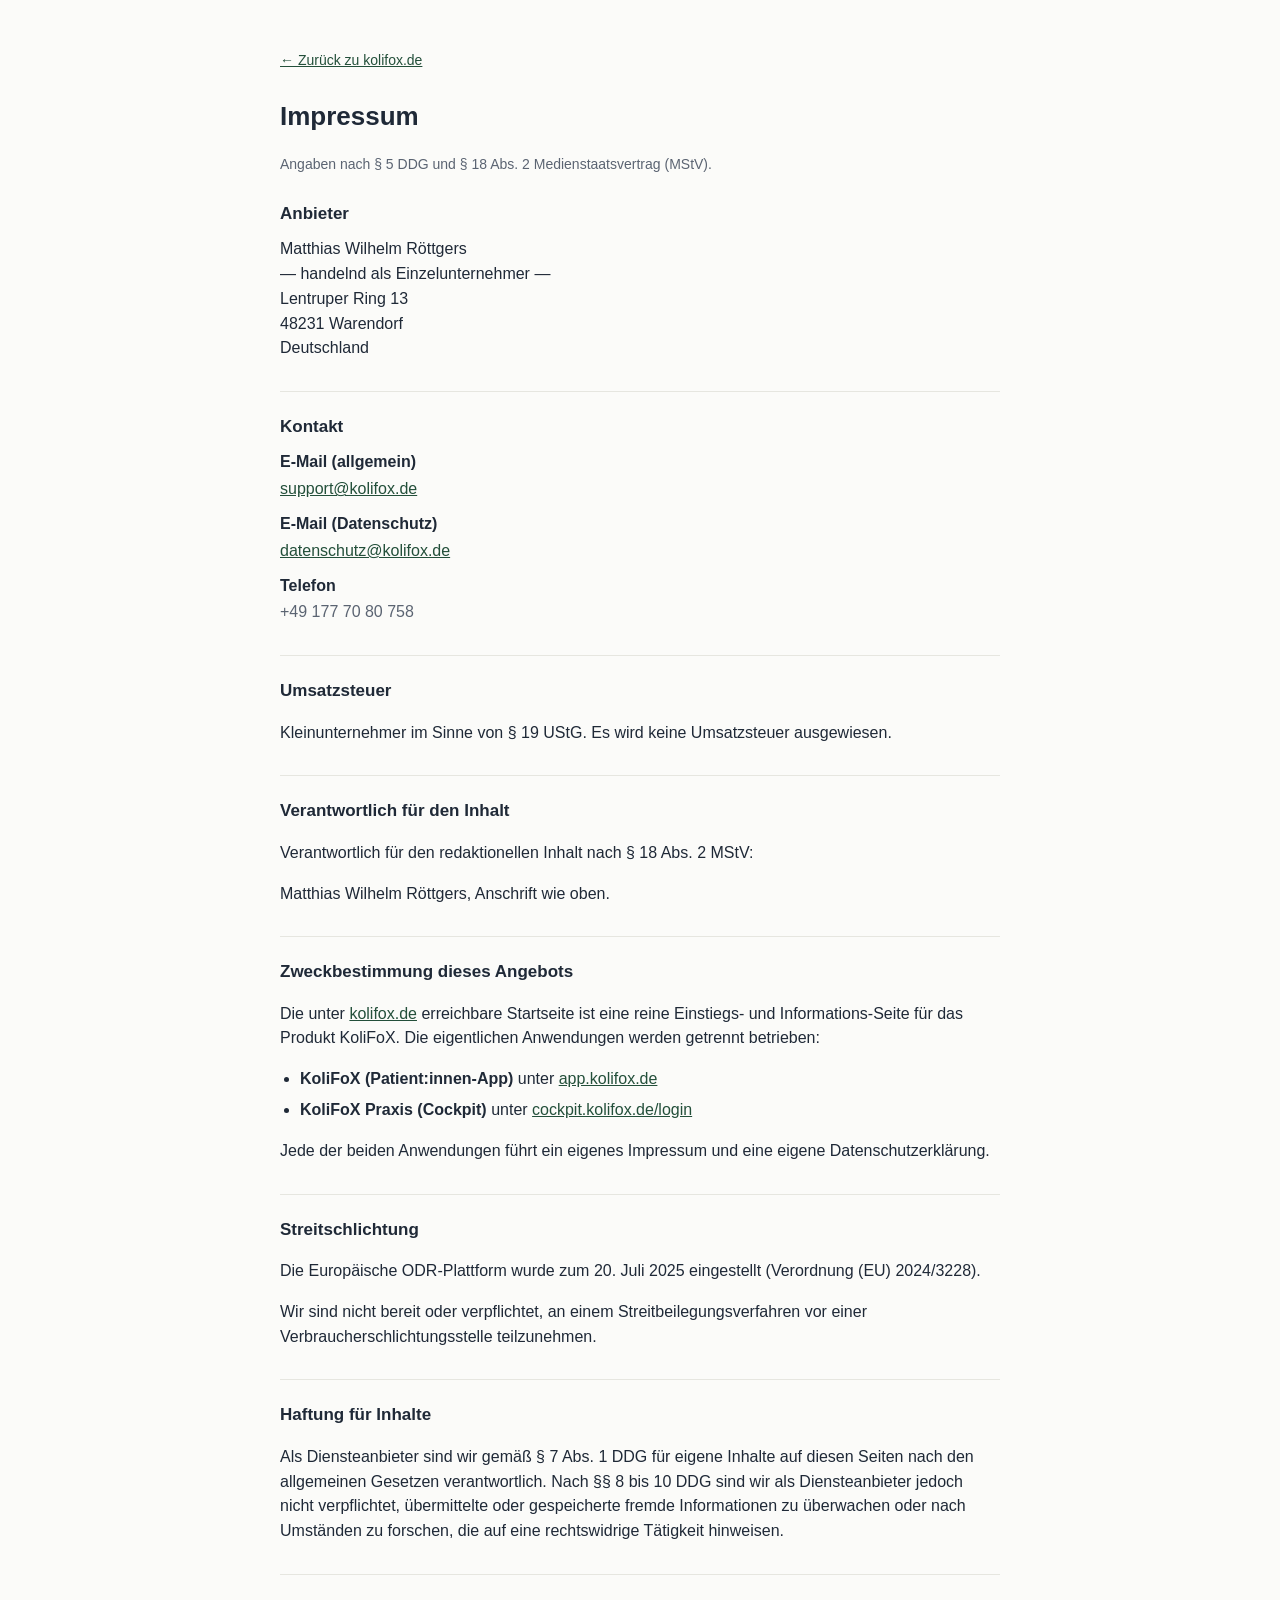
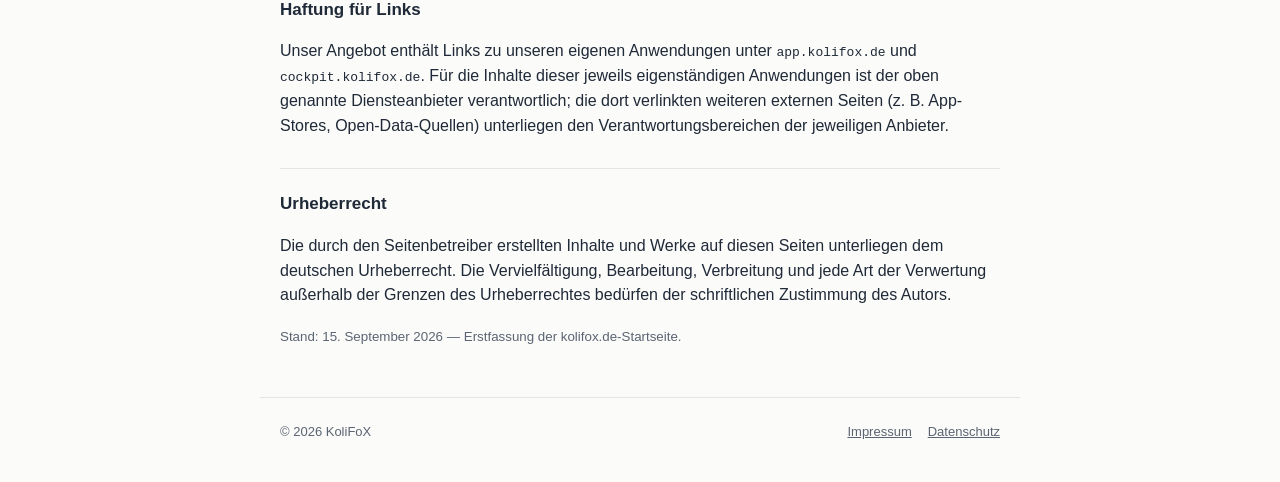
<file: impressum.html>
<!doctype html>
<html lang="de">
<head>
  <meta charset="UTF-8">
  <meta name="viewport" content="width=device-width, initial-scale=1">
  <title>Impressum — KoliFoX</title>
  <!-- Siehe index.html: www und nicht-www liefern dasselbe. Zusaetzlich die
       aufgeraeumte Adresse ohne .html, auf die der Server ohnehin umleitet. -->
  <link rel="canonical" href="https://kolifox.de/impressum">
  <meta name="theme-color" content="#2f6b4f">
  <link rel="icon" href="/assets/img/favicon.svg" type="image/svg+xml">
  <link rel="icon" href="/assets/img/favicon-192.png" sizes="192x192">
  <link rel="apple-touch-icon" href="/assets/img/apple-touch-icon.png">
  <link rel="stylesheet" href="/assets/style.css">
</head>
<body>
  <main class="wrap legal">
    <a class="back-link" href="/">← Zurück zu kolifox.de</a>

    <article>
      <h1>Impressum</h1>
      <p><em>Angaben nach § 5 DDG und § 18 Abs. 2 Medienstaatsvertrag (MStV).</em></p>

      <section>
        <h2>Anbieter</h2>
        <address>
          Matthias Wilhelm Röttgers<br>
          — handelnd als Einzelunternehmer —<br>
          Lentruper Ring 13<br>
          48231 Warendorf<br>
          Deutschland
        </address>
      </section>

      <section>
        <h2>Kontakt</h2>
        <dl>
          <dt>E-Mail (allgemein)</dt>
          <dd><a href="mailto:support@kolifox.de">support@kolifox.de</a></dd>
          <dt>E-Mail (Datenschutz)</dt>
          <dd><a href="mailto:datenschutz@kolifox.de">datenschutz@kolifox.de</a></dd>
          <dt>Telefon</dt>
          <dd>+49 177 70 80 758</dd>
        </dl>
      </section>

      <section>
        <h2>Umsatzsteuer</h2>
        <p>
          Kleinunternehmer im Sinne von § 19 UStG. Es wird keine Umsatzsteuer
          ausgewiesen.
        </p>
      </section>

      <section>
        <h2>Verantwortlich für den Inhalt</h2>
        <p>
          Verantwortlich für den redaktionellen Inhalt nach § 18 Abs. 2 MStV:
        </p>
        <address>
          Matthias Wilhelm Röttgers, Anschrift wie oben.
        </address>
      </section>

      <section>
        <h2>Zweckbestimmung dieses Angebots</h2>
        <p>
          Die unter <a href="https://kolifox.de">kolifox.de</a> erreichbare
          Startseite ist eine reine Einstiegs- und Informations-Seite für das
          Produkt KoliFoX. Die eigentlichen Anwendungen werden getrennt betrieben:
        </p>
        <ul>
          <li>
            <strong>KoliFoX (Patient:innen-App)</strong> unter
            <a href="https://app.kolifox.de">app.kolifox.de</a>
          </li>
          <li>
            <strong>KoliFoX Praxis (Cockpit)</strong> unter
            <a href="https://cockpit.kolifox.de/login">cockpit.kolifox.de/login</a>
          </li>
        </ul>
        <p>
          Jede der beiden Anwendungen führt ein eigenes Impressum und eine eigene
          Datenschutzerklärung.
        </p>
      </section>

      <section>
        <h2>Streitschlichtung</h2>
        <p>
          Die Europäische ODR-Plattform wurde zum 20. Juli 2025 eingestellt
          (Verordnung (EU) 2024/3228).
        </p>
        <p>
          Wir sind nicht bereit oder verpflichtet, an einem
          Streitbeilegungsverfahren vor einer Verbraucherschlichtungsstelle
          teilzunehmen.
        </p>
      </section>

      <section>
        <h2>Haftung für Inhalte</h2>
        <p>
          Als Diensteanbieter sind wir gemäß § 7 Abs. 1 DDG für eigene Inhalte
          auf diesen Seiten nach den allgemeinen Gesetzen verantwortlich. Nach
          §§ 8 bis 10 DDG sind wir als Diensteanbieter jedoch nicht verpflichtet,
          übermittelte oder gespeicherte fremde Informationen zu überwachen oder
          nach Umständen zu forschen, die auf eine rechtswidrige Tätigkeit
          hinweisen.
        </p>
      </section>

      <section>
        <h2>Haftung für Links</h2>
        <p>
          Unser Angebot enthält Links zu unseren eigenen Anwendungen unter
          <code>app.kolifox.de</code> und <code>cockpit.kolifox.de</code>. Für die
          Inhalte dieser jeweils eigenständigen Anwendungen ist der oben genannte
          Diensteanbieter verantwortlich; die dort verlinkten weiteren externen
          Seiten (z.&nbsp;B. App-Stores, Open-Data-Quellen) unterliegen den
          Verantwortungsbereichen der jeweiligen Anbieter.
        </p>
      </section>

      <section>
        <h2>Urheberrecht</h2>
        <p>
          Die durch den Seitenbetreiber erstellten Inhalte und Werke auf diesen
          Seiten unterliegen dem deutschen Urheberrecht. Die Vervielfältigung,
          Bearbeitung, Verbreitung und jede Art der Verwertung außerhalb der
          Grenzen des Urheberrechtes bedürfen der schriftlichen Zustimmung des
          Autors.
        </p>
      </section>

      <p><small>Stand: 15. September 2026 — Erstfassung der kolifox.de-Startseite.</small></p>
    </article>
  </main>

  <footer class="site-footer">
    <span>© 2026 KoliFoX</span>
    <nav>
      <a href="/impressum">Impressum</a>
      <a href="/datenschutz">Datenschutz</a>
    </nav>
  </footer>
</body>
</html>
</file>
<file: assets/produktseite.css>
/* Farbwelt 1:1 aus kolifox.de/assets/style.css uebernommen */
:root {
  --brand: #2f6b4f;
  --brand-dark: #234f3a;
  --brand-pale: #eef6f0;
  --brand-soft: #d8ecdf;
  --mint: #a5cba0;           /* theme_color der App */
  --ink: #1f2937;
  --muted: #5b6472;
  --bg: #fbfbf9;
  --card: #ffffff;
  --border: #e6e6e0;
  --focus: #2563eb;
  --akut: #b91c1c;
  --akut-soft: #fee2e2;
  --radius: 16px;
  --shadow: 0 1px 2px rgba(16,24,40,.06), 0 8px 24px -12px rgba(16,24,40,.18);
}
@media (prefers-color-scheme: dark) {
  :root:not([data-theme="light"]) {
    --brand: #6fbf94; --brand-dark: #8fd4ac; --brand-pale: #12261c; --brand-soft: #17352577;
    --mint: #7fae7a; --ink: #eef1f4; --muted: #9aa4b2; --bg: #0f1216; --card: #171b20;
    --border: #262b31; --akut: #f87171; --akut-soft: #2a1414;
    --shadow: 0 1px 2px rgba(0,0,0,.4), 0 8px 24px -12px rgba(0,0,0,.6);
  }
}
:root[data-theme="dark"] {
  --brand: #6fbf94; --brand-dark: #8fd4ac; --brand-pale: #12261c; --brand-soft: #17352577;
  --mint: #7fae7a; --ink: #eef1f4; --muted: #9aa4b2; --bg: #0f1216; --card: #171b20;
  --border: #262b31; --akut: #f87171; --akut-soft: #2a1414;
  --shadow: 0 1px 2px rgba(0,0,0,.4), 0 8px 24px -12px rgba(0,0,0,.6);
}
* { box-sizing: border-box; }
html, body {
  margin: 0; padding: 0; background: var(--bg); color: var(--ink);
  font-family: -apple-system, BlinkMacSystemFont, "Segoe UI", Roboto, Helvetica, Arial, sans-serif;
  line-height: 1.55; -webkit-font-smoothing: antialiased;
}
img { max-width: 100%; }
a { color: var(--brand-dark); }
a:focus-visible, button:focus-visible { outline: 2px solid var(--focus); outline-offset: 2px; }
.wrap { max-width: 1400px; margin: 0 auto; padding: 0 16px; }

/* ---------- Kopf ---------- */
/* Hinweisband und Kopf bleiben oben stehen. Beim Scrollen wird der Kopf kompakt (kleineres Logo,
   kleinere Pill, ohne Slogan), damit er nicht ein Fuenftel des Bildschirms belegt. */
.kopf-fix { position: sticky; top: 0; z-index: 30; }
html { scroll-padding-top: 120px; }
.site-head {
  position: relative; z-index: 20; background: color-mix(in srgb, var(--bg) 88%, transparent);
  backdrop-filter: blur(10px); border-bottom: 1px solid var(--border);
}
.head-row { display: flex; align-items: center; gap: 20px; padding: 12px 0; }
/* Logo gross, Slogan als echter Text darunter: in der Bilddatei war er auf Kopfhoehe
   nicht lesbar (rund 6 px). */
.head-brand { display: flex; flex-direction: column; align-items: center; gap: 5px; }
.head-logo { height: 76px; width: auto; display: block; }
.head-slogan {
  font-size: 14px; font-weight: 600; letter-spacing: .02em; color: var(--brand-dark);
  white-space: nowrap;
}
/* Pill im Kopf (Wortlaut vom DSGVO-Chat freigegeben, 22.10.). Grenzen: Schild OHNE Haken,
   keine Flagge im Schild, keine Siegel-/Bandform, keine Zusaetze wie "geprueft" oder "zertifiziert". */
.head-badge { height: 68px; width: auto; display: block; }
.head-spacer { flex: 1 1 auto; }

/* Ansichts-Umschalter */
.switch {
  display: inline-flex; padding: 4px; gap: 4px; background: var(--brand-pale);
  border: 1px solid var(--border); border-radius: 999px;
}
.switch button {
  appearance: none; border: 0; background: transparent; color: var(--muted);
  font: inherit; font-weight: 600; padding: 8px 18px; border-radius: 999px; cursor: pointer;
  display: inline-flex; align-items: center; gap: 7px; white-space: nowrap;
}
.switch button[aria-selected="true"] {
  background: var(--brand); color: #fff; box-shadow: 0 1px 3px rgba(0,0,0,.18);
}
.head-cta {
  display: inline-block; padding: 9px 18px; border-radius: 999px; font-weight: 600;
  text-decoration: none; background: var(--brand); color: #fff;
}
.head-cta.ghost { background: transparent; color: var(--brand-dark); border: 1px solid var(--border); }

/* ---------- Hero ---------- */
.hero { padding: 56px 0 8px; }
.hero-split { display: grid; grid-template-columns: 1.15fr .85fr; gap: 48px; align-items: center; }
.hero-split .hero-text { min-width: 0; }

/* Handy-Gehaeuse: freigestelltes Bild (assets/screens/handy-rahmen.webp, 691x1293), liegt als oberste
   Ebene ueber dem Bildschirm; die Bildschirmflaeche im Bild ist transparent. Masse am Bild gemessen:
   Loch x=34 y=27 b=624 h=1235 (Rand links/rechts 34, oben 27, unten 31 px). */
.phone {
  justify-self: center; position: relative; width: 273px; max-width: 100%;
  aspect-ratio: 691 / 1293;
}
/* Schatten in Form des Gehaeuses: zweite Kopie des Rahmens UNTER dem Bildschirm, nur mit drop-shadow.
   (Ein box-shadow haette die rechteckige Box mit abgerundeten Ecken beschattet und um das Handy eine
   helle "Platte" gelassen.) Die Kopie selbst wird vom Bildschirm und dem oberen Rahmen verdeckt. */
.phone > img.rahmen-schatten {
  position: absolute; inset: 0; width: 100%; height: 100%; z-index: 0; pointer-events: none;
  filter: drop-shadow(0 28px 22px rgba(16,24,40,.38)) drop-shadow(0 2px 5px rgba(16,24,40,.28));
}
.phone > img.rahmen {
  position: absolute; inset: 0; width: 100%; height: 100%; z-index: 10; pointer-events: none;
}

/* Der Bildschirm: Matthias' Grundframe (600x1129), darin der wechselnde Bereich.
   Er fuellt die Hoehe des Lochs; weil das Loch etwas schmaler ist, ragt er links und rechts je rund
   2,3 % der Handybreite unter den Rahmen (dort liegt das Gehaeuse darueber). Alle Prozentwerte der
   Kinder (Einblend-Bereich, Kolibris) beziehen sich weiter auf das Grundframe und bleiben gleich. */
/* .loch = genau die transparente Bildschirmflaeche des Rahmens (x 4,92 %, y 2,09 %, 90,3 x 95,5 %),
   schneidet den ueberstehenden Bildschirm ab. Der Eckenradius ist bewusst etwas kleiner als der des Rahmens:
   was dadurch ueberstuende, liegt unter dem undurchsichtigen Gehaeuse. */
.loch {
  position: absolute; left: 4.92%; top: 2.09%; width: 90.3%; height: 95.51%;
  overflow: hidden; border-radius: 7% / 3.6%; z-index: 1;
}
.screen {
  position: absolute; top: 0; height: 100%; aspect-ratio: 600 / 1129;
  left: 50%; transform: translateX(-50%); line-height: 0;
}
/* Stapelung im Bildschirm, von hinten nach vorn:
   1 Grundframe (Kopf + Fussleiste), 2 wechselndes Bild, 5 Kolibris.
   Die Kolibris sitzen an der Fussleiste und muessen immer obenauf liegen. */
.screen > img.frame { display: block; width: 100%; height: 100%; position: relative; z-index: 1; }

/* Einblend-Bereich — am Grundframe gemessen (600x1129): blau ab x=27, davor ein
   4 px dunkler Rahmen (x 23..26). Der Bereich liegt bewusst 4 px weiter aussen,
   damit er diesen Rahmen ueberdeckt. */
.screen-slot {
  position: absolute; left: 3.83%; top: 20.82%; width: 91.67%; height: 69.18%;
  overflow: hidden; background: #fff; border-radius: 3px; z-index: 2;
}
.screen-slot img {
  position: absolute; inset: 0; width: 100%; height: 100%;
  object-fit: cover; object-position: top;
  opacity: 0; transition: opacity .7s ease;
}
.screen-slot img.aktiv { opacity: 1; }
@media (prefers-reduced-motion: reduce) { .screen-slot img { transition: none; } }

/* Sprechblase zur jeweiligen Ansicht.
   Auf dem grossen Bildschirm liegt sie im Handy, auf dem Telefon darunter —
   dort waere sie sonst vierzeilig und wuerde ein Sechstel des Bildes verdecken. */
.phone-bereich { position: relative; justify-self: center; }
.blase {
  position: absolute; left: 8%; right: 8%; bottom: 12%; z-index: 5;
  background: rgba(17, 24, 32, .93); color: #fff;
  font-size: 13px; line-height: 1.4; text-align: center;
  padding: 10px 14px; border-radius: 13px;
  box-shadow: 0 10px 24px -10px rgba(0,0,0,.65);
  opacity: 0; transform: translateY(7px);
  transition: opacity .42s ease, transform .42s ease;
}
.blase.sichtbar { opacity: 1; transform: translateY(0); }
.blase::after {   /* Zipfel nach unten */
  content: ""; position: absolute; left: 50%; bottom: -6px; transform: translateX(-50%);
  border-left: 7px solid transparent; border-right: 7px solid transparent;
  border-top: 7px solid rgba(17, 24, 32, .93);
}
@media (max-width: 900px) {
  .blase {
    position: static; margin: 16px auto 0; max-width: 330px;
    font-size: 14.5px; background: var(--card); color: var(--ink);
    border: 1px solid var(--border); box-shadow: var(--shadow);
    min-height: 3.4em; display: flex; align-items: center; justify-content: center;
  }
  .blase::after { display: none; }
}
@media (prefers-reduced-motion: reduce) { .blase { transition: none; } }

/* Die animierten Kolibri-Marker der App, mittig auf der LINKEN oberen Ecke
   der Fussleisten-Kacheln — halb drauf, halb daneben, wie in der App seit
   26.09. Kachelmasse am Grundframe abgemessen: "Nachrichten" beginnt bei
   x=47/600, "Profil bearbeiten" bei x=345/600, Oberkante y=1024/1129.
   z-index 5 haelt sie vor dem wechselnden Bild (das liegt auf 2). */
.screen img.kolibri { position: absolute; z-index: 5; width: 7.0%; height: auto; border-radius: 0; }
.screen img.kolibri.nachrichten { left: 4.4%;  top: 88.8%; }
.screen img.kolibri.profil      { left: 54.0%; top: 88.8%; }

/* Die Kolibri-Marker aus der App laufen ueber dem Standbild weiter.
   Das Standbild zeigt sie eingefroren — hier decken die echten GIFs
   dieselben Stellen ab (gelb-rot = ungelesene Nachrichten,
   gruen-blau = noch nicht geladene Protokolle, wie in app/index.html). */
.phone-screen { position: relative; line-height: 0; }
/* Spezifitaet: muss .phone img (width:100%) schlagen */
.phone-screen img.kolibri {
  position: absolute; width: 7.4%; height: auto; border-radius: 0;
  pointer-events: none; z-index: 3;
}
.phone-screen img.kolibri.oben   { left: 53.0%; top: 3.4%; width: 6.2%; }
.phone-screen img.kolibri.links  { left: 31.6%; top: 92.6%; }
.phone-screen img.kolibri.rechts { left: 84.0%; top: 91.8%; }
.phone-glow {
  position: absolute; inset: -14% -18% auto -18%; height: 70%; z-index: -1;
  background: radial-gradient(60% 60% at 50% 40%, var(--brand-soft), transparent 70%);
  filter: blur(18px);
}
.slogan {
  display: inline-block; margin: 0 0 6px; font-size: 15px; font-weight: 600;
  color: var(--brand); letter-spacing: .01em;
}
@media (max-width: 900px) {
  .hero-split { grid-template-columns: 1fr; gap: 30px; }
  .phone { width: 230px; order: 2; }
}

/* Nachbildung einer eingehenden Anfrage im Praxis-Cockpit */
.cockpit-demo {
  justify-self: center; width: 100%; max-width: 420px; background: var(--card);
  border: 1px solid var(--border); border-radius: 18px; overflow: hidden;
  box-shadow: 0 30px 60px -30px rgba(16,24,40,.5), 0 2px 6px rgba(16,24,40,.12);
}
.cd-head {
  display: flex; align-items: center; gap: 10px; padding: 12px 16px;
  background: var(--brand); color: #fff; font-weight: 650; font-size: 14px;
}
.cd-head .zahl {
  margin-left: auto; background: rgba(255,255,255,.22); border-radius: 999px;
  padding: 2px 10px; font-size: 13px;
}
.cd-karte { padding: 16px; border-bottom: 1px solid var(--border); }
.cd-karte:last-child { border-bottom: 0; }
.cd-zeile1 { display: flex; align-items: center; gap: 10px; margin-bottom: 10px; }
.cd-zeile1 img { width: 26px; height: 26px; object-fit: contain; }
.cd-name { font-weight: 650; font-size: 15px; }
.cd-zeit { margin-left: auto; font-size: 12.5px; color: var(--muted); }
.cd-pillen { display: flex; flex-wrap: wrap; gap: 6px; margin-bottom: 10px; }
.cd-pille {
  font-size: 12px; padding: 3px 10px; border-radius: 999px;
  background: var(--brand-soft); color: var(--brand-dark); font-weight: 600;
}
.cd-pille.rot { background: var(--akut-soft); color: var(--akut); }
.cd-text { font-size: 13.5px; color: var(--muted); margin: 0 0 12px; }
.cd-knoepfe { display: flex; gap: 8px; }
.cd-knopf {
  flex: 1 1 0; text-align: center; font-size: 13px; font-weight: 650; padding: 8px 10px;
  border-radius: 9px; border: 1px solid var(--border); background: var(--bg); color: var(--muted);
}
.cd-knopf.ja { background: var(--brand); color: #fff; border-color: transparent; }
.cd-fuss { padding: 10px 16px; font-size: 12px; color: var(--muted); background: var(--brand-pale); }
.demo-hinweis { text-align: center; font-size: 12px; color: var(--muted); margin-top: 10px; }

/* ---------- Abschnitt "So funktioniert's": Handy mit Erklaer-Fahnen ---------- */
/* Drei Spalten: Text links, Handy in der Mitte, Fahnen rechts.
   stretch: die Fahnen-Spalte wird genauso hoch wie das Handy — nur dann bezieht
   sich das "top" einer Fahne auf die Handyhoehe und der Zipfel trifft. */
/* Drei Spalten: Fahnen links, Handy, Fahnen rechts.
   Der Hero-Text steht zentriert darueber — Text UND Fahnen neben dem Handy
   passen bei 1280 px nicht nebeneinander, der Text bricht dann dreizeilig um. */
.tour {
  display: grid; grid-template-columns: 1fr auto 1fr;
  gap: 22px; align-items: stretch;
}
.hero-zentriert { text-align: center; }
.hero-zentriert h1 { max-width: none; }
.hero-zentriert .lead { margin-left: auto; margin-right: auto; }
.hero-zentriert .hero-actions { justify-content: center; }

/* Ab genug Breite wandert der Text neben das Handy statt darueber.
   Unterhalb reicht der Platz nicht — dann brechen Ueberschrift und Fahnen um
   (deshalb erst ab 1250 px, gemessen: Text 400 + Fahnen 240 + Handy 273 +
   Fahnen 300 + Abstaende passen ab dort). */
@media (min-width: 1250px) {
  /* NUR die Patienten-Ansicht: dort steht die Tour mit dem Handy daneben.
     Die Praxis-Ansicht hat einen eigenen Aufbau (.hero-split mit der
     Cockpit-Nachbildung) und wuerde hier zerdrueckt. */
  #view-pat .hero { display: grid; grid-template-columns: minmax(330px, 380px) 1fr; gap: 40px;
          align-items: center; }
  /* span 3: der Text deckt alle drei Zeilen der rechten Spalte ab (Titel,
     Tour, Punkte). Mit span 2 wurden die oberen Zeilen gestreckt und
     Ueberschrift wie Laufbalken rutschten vom Handy weg. */
  #view-pat .hero-zentriert { text-align: left; grid-row: span 4; }
  #view-pat .hero-zentriert .lead { margin-left: 0; }
  #view-pat .hero-zentriert .hero-actions { justify-content: flex-start; }
  #view-pat .hero-zentriert h1 { max-width: 14ch; }
  #view-pat .tour-titel { grid-column: 2; margin-bottom: 10px; align-self: end; }
  #view-pat .tour { grid-column: 2; }
  #view-pat .tour-punkte { grid-column: 2; }
  #view-pat .kolibri-legende { grid-column: 2; align-self: start; }
}
.tour-spalte { position: relative; }
.tour-mitte { display: flex; flex-direction: column; align-items: center; }
.tour-spalte.links  .fahne { right: 0; }
.tour-spalte.rechts .fahne { left: 0;  }

/* eine Erklaer-Fahne in KoliFoX-Farben; "top" setzt das Skript je Fahne */
.fahne {
  position: absolute; width: max-content; max-width: 315px;
  background: var(--brand); color: #fff;
  padding: 11px 15px; border-radius: 13px;
  font-size: 15px; font-weight: 600; line-height: 1.35;
  box-shadow: 0 10px 22px -12px rgba(16,24,40,.5);
  /* -50%: "top" meint die Hoehe des Zipfels, nicht die Oberkante der Fahne */
  opacity: 0; transform: translateY(calc(-50% + 6px));
  transition: opacity .45s ease, transform .45s ease;
}
.fahne.sichtbar { opacity: 1; transform: translateY(-50%); }
.fahne.leise { background: var(--brand-soft); color: var(--brand-dark); }
/* mehrzeilige Fahne: zweite Zeile kleiner und zurueckgenommen */
.fahne-zeile { display: block; }
.fahne-zeile.leise { font-size: 13.5px; font-weight: 500; opacity: .88; margin-top: 3px; }
/* Fahne mit Logo. Drei Anordnungen, umschaltbar an .tour:
   logo-oben (Matthias' Vorlage), logo-links, logo-rechts */
.fahne img {
  width: 34px; height: 34px; object-fit: contain; flex: 0 0 auto;
  filter: drop-shadow(0 2px 4px rgba(0,0,0,.25));
}
.tour.logo-oben .fahne img { display: block; margin: 0 auto 7px; }
.tour.logo-links .fahne, .tour.logo-rechts .fahne {
  display: flex; align-items: center; gap: 11px;
}
.tour.logo-rechts .fahne img { order: 2; }
/* Zipfel zum Handy hin */
.tour-spalte.links  .fahne::after,
.tour-spalte.rechts .fahne::after {
  content: ""; position: absolute; top: 50%; margin-top: -8px;
  border-top: 8px solid transparent; border-bottom: 8px solid transparent;
}
.tour-spalte.links  .fahne::after { right: -9px; border-left: 10px solid var(--brand); }
.tour-spalte.rechts .fahne::after { left: -9px;  border-right: 10px solid var(--brand); }
.tour-spalte.links  .fahne.leise::after { border-left-color: var(--brand-soft); }
.tour-spalte.rechts .fahne.leise::after { border-right-color: var(--brand-soft); }

.tour-titel { text-align: center; margin-bottom: 14px; }
/* ohne das greift der Browser-Standard (rund 28 px oben und unten) und
   schiebt die Ueberschrift vom Handy weg */
.tour-titel h2 { margin: 0; font-size: clamp(20px, 2.6vw, 26px); }
.tour-punkte { display: flex; justify-content: center; gap: 9px; margin-top: 14px; }

/* Legende zu den animierten Kolibris, unter dem Laufbalken */
.kolibri-legende {
  display: flex; flex-direction: column; gap: 6px; align-items: center;
  margin-top: 16px; font-size: 13.5px; color: var(--muted); line-height: 1.35;
}
.kolibri-legende span { display: flex; align-items: center; gap: 9px; }
.kolibri-legende img { width: 26px; height: 26px; flex: 0 0 auto; }
.tour-punkte button {
  width: 9px; height: 9px; padding: 0; border: 0; border-radius: 50%;
  background: var(--border); cursor: pointer;
}
.tour-punkte button[aria-current="true"] { background: var(--brand); width: 24px; border-radius: 99px; }

@media (max-width: 900px) {
  .tour { grid-template-columns: 1fr; gap: 14px; }
  .tour-spalte {
    position: static; min-height: 0;
    display: flex; flex-direction: column; gap: 10px;
  }
  .tour-spalte.links  { order: 2; }
  .tour-spalte.rechts { order: 3; }
  .tour .phone-bereich { order: 1; }
  .fahne {
    position: static !important; width: auto; max-width: none;
    text-align: left; font-size: 14.5px;
  }
  .fahne::after { display: none !important; }
}
@media (prefers-reduced-motion: reduce) { .fahne { transition: none; } }

/* Notizzettel-Reihe: die vier Nutzenversprechen */
.zettel-reihe {
  display: grid; gap: 10px; grid-template-columns: repeat(auto-fit, minmax(190px, 1fr));
  justify-items: center; padding: 8px 0;
}
.zettel { width: 100%; max-width: 230px; transition: transform .18s ease; }
.zettel img { display: block; width: 100%; height: auto; filter: drop-shadow(0 10px 18px rgba(16,24,40,.16)); }
.zettel:nth-child(1) { transform: rotate(-2.5deg); }
.zettel:nth-child(2) { transform: rotate(1.5deg) translateY(6px); }
.zettel:nth-child(3) { transform: rotate(-1deg); }
.zettel:nth-child(4) { transform: rotate(2.5deg) translateY(4px); }
.zettel:hover { transform: rotate(0deg) translateY(-4px); }
@media (prefers-reduced-motion: reduce) { .zettel, .zettel:hover { transition: none; } }
.eyebrow {
  display: inline-flex; align-items: center; gap: 8px; font-size: 13px; font-weight: 700;
  letter-spacing: .04em; text-transform: uppercase; color: var(--brand-dark);
  background: var(--brand-soft); padding: 6px 14px; border-radius: 999px;
}
.hero h1 {
  font-size: clamp(30px, 5.2vw, 52px); line-height: 1.12; letter-spacing: -.02em;
  margin: 18px 0 14px; max-width: 20ch;
}
.hero h1 .accent { color: var(--brand); }
.hero p.lead { font-size: clamp(16px, 2.1vw, 20px); color: var(--muted); max-width: 58ch; margin: 0 0 26px; }
.hero-actions { display: flex; flex-wrap: wrap; gap: 12px; align-items: center; }
.btn {
  display: inline-flex; align-items: center; gap: 9px; padding: 13px 24px; border-radius: 999px;
  font-weight: 650; font-size: 16px; text-decoration: none; cursor: pointer; border: 1px solid transparent;
}
.btn-primary { background: var(--brand); color: #fff; box-shadow: var(--shadow); }
.btn-primary:hover { background: var(--brand-dark); }
.btn-ghost { background: var(--card); color: var(--brand-dark); border-color: var(--border); }
.hero-note { font-size: 14px; color: var(--muted); margin-top: 16px; }

/* ---------- Siegel-Laufband ---------- */
.siegel-band {
  margin: 40px 0 8px; padding: 18px 0; border-top: 1px solid var(--border);
  border-bottom: 1px solid var(--border); background: var(--brand-pale);
  overflow: hidden; position: relative;
}
.siegel-band::before, .siegel-band::after {
  content: ""; position: absolute; top: 0; bottom: 0; width: 80px; z-index: 2; pointer-events: none;
}
.siegel-band::before { left: 0; background: linear-gradient(90deg, var(--brand-pale), transparent); }
.siegel-band::after { right: 0; background: linear-gradient(270deg, var(--brand-pale), transparent); }
.siegel-track { display: flex; gap: 34px; width: max-content; animation: laufen 42s linear infinite; }
.siegel-track img { height: 46px; width: 46px; opacity: .85; }
@keyframes laufen { from { transform: translateX(0); } to { transform: translateX(-50%); } }
@media (prefers-reduced-motion: reduce) { .siegel-track { animation: none; flex-wrap: wrap; width: auto; justify-content: center; } }
.band-label { text-align: center; font-size: 13px; color: var(--muted); margin: 0 0 14px; }

/* ---------- Abschnitte ---------- */
section { padding: 56px 0; }
/* Ueberschrift und Satz darunter stehen in einer Zeile, solange der Platz reicht; erst ein langer
   Absatz bricht bei 110ch um (frueher 62ch, das brach schon kurze Saetze). */
.sec-head { max-width: none; margin-bottom: 34px; }
.sec-head h2 { font-size: clamp(24px, 3.4vw, 34px); letter-spacing: -.015em; margin: 10px 0 12px; }
.sec-head p { color: var(--muted); margin: 0; font-size: 17px; max-width: 110ch; }

/* Funktions-Karten */
.grid { display: grid; gap: 18px; grid-template-columns: repeat(auto-fit, minmax(290px, 1fr)); }
/* ab genug Breite feste Dreierreihen — sonst stehen die sechs Karten als 4+2 */
@media (min-width: 1150px) { .grid { grid-template-columns: repeat(3, 1fr); }
                             .grid.zwei { grid-template-columns: repeat(2, 1fr); } }
/* zweite Reihe: nur zwei, dafuer breitere Karten */
.grid.zwei { margin-top: 18px; grid-template-columns: repeat(auto-fit, minmax(380px, 1fr)); }
.feat {
  background: var(--card); border: 1px solid var(--border); border-radius: var(--radius);
  padding: 22px; box-shadow: var(--shadow); position: relative; overflow: hidden;
  /* Spalte, damit die Pille unten rechts sitzt statt direkt unter dem Text —
     dadurch stehen die Pillen aller Karten einer Reihe auf einer Linie. */
  display: flex; flex-direction: column;
}
.feat p { flex: 1 1 auto; }
.feat::after {
  content: ""; position: absolute; inset: 0 0 auto 0; height: 3px;
  background: linear-gradient(90deg, var(--mint), var(--brand));
}
.feat.akut::after { background: linear-gradient(90deg, #fca5a5, var(--akut)); }

/* Die drei Anfrage-Kacheln tragen die Farben ihrer Knoepfe in der App —
   so erkennt man sie dort wieder. Werte 1:1 aus app/index.html. */
.feat.k-dringend      { background: #fee2e2; border-color: #fecaca; }
.feat.k-dringend::after { background: linear-gradient(90deg, #f87171, #b91c1c); }
.feat.k-dringend h3   { color: #b91c1c; }
.feat.k-dringend p    { color: #7d3b3b; }
.feat.k-dringend .tag { background: #fecaca; color: #b91c1c; }

.feat.k-au      { background: #fef3c7; border-color: #fcd34d; }
.feat.k-au::after { background: linear-gradient(90deg, #fbbf24, #92400e); }
.feat.k-au h3   { color: #92400e; }
.feat.k-au p    { color: #6b5324; }
.feat.k-au .tag { background: #fde68a; color: #92400e; }

.feat.k-ueberweisung      { background: #ffedd5; border-color: #fed7aa; }
.feat.k-ueberweisung::after { background: linear-gradient(90deg, #fb923c, #9a3412); }
.feat.k-ueberweisung h3   { color: #9a3412; }
.feat.k-ueberweisung p    { color: #7a4a2c; }
.feat.k-ueberweisung .tag { background: #fed7aa; color: #9a3412; }

.feat.k-meldungen      { background: #dcfce7; border-color: #86efac; }
.feat.k-meldungen::after { background: linear-gradient(90deg, #4ade80, #166534); }
.feat.k-meldungen h3   { color: #166534; }
.feat.k-meldungen p    { color: #2f5a3d; }
.feat.k-meldungen .tag { background: #bbf7d0; color: #166534; }

/* Aufkleber auf farbigem Grund: heller Papierton, damit er sich abhebt */
.feat.k-dringend .au-sticker     { background: #fff6f6; border-color: #b91c1c; color: #b91c1c; }
.feat.k-au .au-sticker           { background: #fffdf2; border-color: #b91c1c; color: #92400e; }
.feat.k-ueberweisung .au-sticker { background: #fffaf3; border-color: #c2410c; color: #9a3412; }

@media (prefers-color-scheme: dark) {
  :root:not([data-theme="light"]) .feat.k-dringend     { background: #2b1a1a; border-color: #4a2a2a; }
  :root:not([data-theme="light"]) .feat.k-dringend p   { color: #d8b0b0; }
  :root:not([data-theme="light"]) .feat.k-dringend h3  { color: #f08b8b; }
  :root:not([data-theme="light"]) .feat.k-au           { background: #2a2618; border-color: #4a4128; }
  :root:not([data-theme="light"]) .feat.k-au p         { color: #c9bc99; }
  :root:not([data-theme="light"]) .feat.k-au h3        { color: #e8b761; }
  :root:not([data-theme="light"]) .feat.k-ueberweisung    { background: #2b2018; border-color: #4a3628; }
  :root:not([data-theme="light"]) .feat.k-ueberweisung p  { color: #cfb49a; }
  :root:not([data-theme="light"]) .feat.k-ueberweisung h3 { color: #f0a76b; }
  :root:not([data-theme="light"]) .feat.k-meldungen    { background: #17261c; border-color: #2a4533; }
  :root:not([data-theme="light"]) .feat.k-meldungen p  { color: #a9c9b3; }
  :root:not([data-theme="light"]) .feat.k-meldungen h3 { color: #6fd08c; }
}

/* Der Aufkleber selbst — Papiergelb, roter Rand, leicht schief wie aufgeklebt */
.au-sticker {
  position: absolute; right: 12px; top: 10px; z-index: 3;
  max-width: 132px; padding: 7px 11px;
  background: #fdf3c4; border: 1.5px solid #e30613; border-radius: 6px;
  color: #b3050f; font-size: 12px; font-weight: 700; line-height: 1.3;
  transform: rotate(-4deg); transform-origin: top right;
  box-shadow: 0 3px 10px -4px rgba(0,0,0,.35);
  transition: max-width .3s ease, padding .3s ease, transform .3s ease;
  cursor: default;
}
.au-sticker-gross { display: none; font-weight: 500; }
.au-sticker-gross strong { display: block; margin-bottom: 4px; font-weight: 800; }

/* beim Darauffahren geht er auf */
/* Anker ist der Aufkleber selbst, nicht die ganze Karte — sonst geht er
   schon auf, wenn man irgendwo ueber die Karte faehrt, und verdeckt genau den
   Text, den man lesen will. Er waechst von seiner Ecke aus nach innen, damit
   der Mauszeiger drauf bleibt und er nicht flackert. */
.au-sticker:hover {
  /* 64 %: links bleibt die Ueberschrift der Karte sichtbar */
  max-width: 64%; padding: 12px 14px;
  transform: rotate(-1.5deg);
  z-index: 4;
}
.au-sticker:hover .au-sticker-klein { display: none; }
.au-sticker:hover .au-sticker-gross { display: block; }
/* der Text der Karte tritt zurueck, solange der Aufkleber offen ist */
.feat:has(.au-sticker:hover) p { opacity: .12; }
.feat p { transition: opacity .3s ease; }

/* Platz fuer den Aufkleber, damit er den Text nicht verdeckt */
.feat.k-au,
.feat.k-ueberweisung { padding-right: 22px; }

/* Ohne Hover (Telefon, Tablet): der Aufkleber steht dauerhaft offen und
   sitzt unter dem Text statt in der Ecke. */
@media (hover: none) {
  .au-sticker {
    position: static; max-width: none; transform: none; margin-top: 14px;
    display: block; padding: 11px 13px;
  }
  .au-sticker-klein { display: none; }
  .au-sticker-gross { display: block; }
  .feat.k-dringend,
  .feat.k-au,
  .feat.k-ueberweisung { padding-bottom: 22px; }
}
.feat-icon {
  width: 46px; height: 46px; object-fit: contain; margin-bottom: 14px; display: block;
}
/* Platzhalter, bis ein passendes Icon da ist (Karten "Fertiger AV-Vertrag" und "Zwei-Faktor-Anmeldung"):
   haelt die Hoehe, damit die Ueberschriften in der Reihe auf einer Linie bleiben. */
.feat-icon-platz { display: block; width: 46px; height: 46px; margin-bottom: 14px; }
/* breites Icon (Arzt + Technik): gleiche Hoehe, Breite folgt dem Seitenverhaeltnis */
.feat-icon.feat-icon-breit { width: auto; height: 46px; max-width: 100px; object-position: left center; }
.feat h3 { font-size: 18px; margin: 0 0 8px; letter-spacing: -.01em; }
.feat p { margin: 0; color: var(--muted); font-size: 15px; }
.feat .tag {
  align-self: flex-end; margin-top: 14px;
  display: inline-block; font-size: 12px; font-weight: 700; letter-spacing: .03em;
  text-transform: uppercase; color: var(--brand-dark); background: var(--brand-soft);
  padding: 4px 10px; border-radius: 999px;
}
.feat.akut .tag { color: var(--akut); background: var(--akut-soft); }

/* Zwei-Wege-Block (einzeln vs. Gruppe) */
.zweiwege { display: grid; gap: 16px; grid-template-columns: repeat(auto-fit, minmax(300px, 1fr)); margin-top: 10px; }
.zweiwege-titel { font-size: 18px; margin: 30px 0 0; letter-spacing: -.01em; }
.weg {
  border: 1px dashed var(--border); border-radius: var(--radius); padding: 20px; background: var(--card);
}
.weg strong { display: block; margin-bottom: 6px; }
.weg span { color: var(--muted); font-size: 15px; }

/* Vertrauen */
.trust { background: var(--brand-pale); border-top: 1px solid var(--border); border-bottom: 1px solid var(--border); }
.trust-grid { display: grid; gap: 22px; grid-template-columns: repeat(auto-fit, minmax(240px, 1fr)); }
.trust-item h3 { font-size: 16px; margin: 0 0 6px; display: flex; align-items: center; gap: 8px; }
.trust-item p { margin: 0; color: var(--muted); font-size: 15px; }
.tick { color: var(--brand); font-weight: 800; }

/* Ablauf */
.steps { counter-reset: s; display: grid; gap: 18px; grid-template-columns: repeat(auto-fit, minmax(250px, 1fr)); }
.step { background: var(--card); border: 1px solid var(--border); border-radius: var(--radius); padding: 22px; }
.step::before {
  counter-increment: s; content: counter(s);
  display: inline-flex; align-items: center; justify-content: center;
  width: 32px; height: 32px; border-radius: 50%; background: var(--brand); color: #fff;
  font-weight: 700; margin-bottom: 12px;
}
.step h3 { font-size: 17px; margin: 0 0 8px; }
.step p { margin: 0; color: var(--muted); font-size: 15px; }

/* Schluss-CTA */
.final { text-align: center; }
.final h2 { font-size: clamp(24px, 3.6vw, 36px); margin: 0 0 12px; }
.final p { color: var(--muted); max-width: 54ch; margin: 0 auto 26px; font-size: 17px; }
.final .hero-actions { justify-content: center; }

/* Footer */
.site-footer {
  border-top: 1px solid var(--border); padding: 28px 0; margin-top: 20px;
  display: flex; flex-wrap: wrap; gap: 14px; align-items: center; color: var(--muted); font-size: 14px;
}
.site-footer nav { display: flex; gap: 18px; margin-left: auto; }

/* Ansichten */
.view[hidden] { display: none; }

/* Die Pill braucht Breite; darunter bleibt es weg, damit der Umschalter Platz hat. */
@media (max-width: 1100px) { .head-badge { display: none; } }

@media (max-width: 720px) {
  .head-row { flex-wrap: wrap; gap: 10px; }
  .head-logo { height: 58px; }
  .head-slogan { font-size: 13px; }
  .switch { order: 3; width: 100%; justify-content: center; }
  .switch button { flex: 1 1 0; justify-content: center; padding: 10px 8px; }
  .head-cta { display: none; }
  .hero { padding: 34px 0 4px; }
  section { padding: 40px 0; }
}

/* Frueher Inline-Styles; die CSP der Live-Seite erlaubt keine style-Attribute. */
section.sec-unten-eng { padding-bottom: 20px; }
.sec-head.sec-head-mitte { max-width: none; text-align: center; margin-bottom: 26px; }
.sec-head.sec-head-mitte h2 { margin-bottom: 6px; }
.sec-head.sec-head-mitte p { margin: 0 auto; max-width: 56ch; }
.site-footer .wrap.footer-zeile { display: flex; flex-wrap: wrap; gap: 14px; align-items: center; width: 100%; }

/* Kachel statt Fahne (Hauptscreen): das Bild bringt Karte, Farbe und Text selbst mit.
   Spezifitaet: muss .tour.logo-links .fahne (display:flex) und .fahne img (34 px) schlagen. */
.tour.logo-links .fahne.kachel {
  display: block; width: 100%; max-width: 340px;
  background: none; box-shadow: none; padding: 0; border-radius: 0;
}
.tour.logo-links .fahne.kachel::after { display: none !important; }
.tour.logo-links .fahne.kachel img {
  display: block; width: 100%; height: auto;
  filter: drop-shadow(0 10px 16px rgba(16, 24, 40, .26));
}
/* Spalte mit Kacheln: untereinander gestapelt, links mittig, rechts ueber die ganze Hoehe.
   Die Hoehe einer Kachel haengt von der Spaltenbreite ab; feste Prozenthoehen wie bei den
   Fahnen wuerden sich je nach Fenstergroesse ueberlappen. */
.tour-spalte.kacheln { display: flex; flex-direction: column; gap: 14px; }
.tour-spalte.links.kacheln  { justify-content: center; align-items: flex-end; }
.tour-spalte.rechts.kacheln { justify-content: space-between; align-items: flex-start; }
.tour.logo-links .tour-spalte.kacheln .fahne.kachel {
  position: static; max-width: 320px; transform: translateY(8px);
}
.tour.logo-links .tour-spalte.kacheln .fahne.kachel.sichtbar { transform: none; }

@media (max-width: 900px) {
  /* untereinander statt am Handy: die Verschiebung um die halbe Hoehe gilt nur fuer
     die Fahnen im Raster, sonst ruecken die hohen Kacheln ins Handy hinein */
  .tour .fahne, .tour .fahne.sichtbar { transform: none; }
  .tour.logo-links .fahne.kachel { width: calc(100% - 32px); max-width: 420px; margin: 0 auto; }
}


/* Pilot-Hinweis ganz oben: bewusst nicht Markengruen, damit er als Hinweis und nicht als Teil des Kopfs gelesen wird. */
.pilot-hinweis {
  position: relative; background: #fff3d6; color: #6b4300; border-bottom: 1px solid #f0d594;
  font-size: 14px; line-height: 1.35; text-align: center; padding: 7px 44px;
}
.pilot-hinweis[hidden] { display: none; }
.pilot-zu {
  position: absolute; right: 10px; top: 50%; transform: translateY(-50%);
  appearance: none; border: 0; background: transparent; color: inherit; cursor: pointer;
  font: inherit; font-size: 22px; line-height: 1; padding: 2px 8px; border-radius: 6px;
}
.pilot-zu:hover { background: rgba(107, 67, 0, .12); }
.pilot-zu:focus-visible { outline: 2px solid var(--focus); outline-offset: 1px; }
@media (prefers-color-scheme: dark) {
  :root:not([data-theme="light"]) .pilot-hinweis { background: #2b2412; color: #f0d594; border-bottom-color: #4a3d1a; }
  :root:not([data-theme="light"]) .pilot-zu:hover { background: rgba(240, 213, 148, .15); }
}
:root[data-theme="dark"] .pilot-hinweis { background: #2b2412; color: #f0d594; border-bottom-color: #4a3d1a; }

.head-logo, .head-badge { transition: height .2s ease; }
.kopf-fix.misst .head-logo, .kopf-fix.misst .head-badge { transition: none; }
.kopf-fix.kompakt .head-row { padding: 6px 0; }
.kopf-fix.kompakt .head-logo { height: 46px; }
.kopf-fix.kompakt .head-slogan { display: none; }
.kopf-fix.kompakt .head-badge { height: 44px; }
@media (max-width: 720px) {
  .kopf-fix.kompakt .head-logo { height: 38px; }
  /* kompakt am Handy: Logo und Umschalter in einer Zeile statt zwei */
  .kopf-fix.kompakt .head-row { flex-wrap: nowrap; gap: 8px; }
  .kopf-fix.kompakt .switch { order: 0; width: auto; flex: 1 1 auto; }
  .kopf-fix.kompakt .switch button { padding: 7px 6px; font-size: 14px; }
  html { scroll-padding-top: 150px; }
}
@media (prefers-reduced-motion: reduce) { .head-logo, .head-badge { transition: none; } }

/* Testversion-Hinweis (Login-Knoepfe, solange LOGIN_LINKS_AKTIV false ist) */
.testmodal {
  position: fixed; inset: 0; z-index: 100; display: flex; align-items: center; justify-content: center;
  padding: 20px; background: rgba(15, 18, 22, .55);
}
.testmodal[hidden] { display: none; }
.testmodal-karte {
  width: 100%; max-width: 440px; background: var(--card); color: var(--ink);
  border-radius: 18px; padding: 26px 26px 22px; box-shadow: 0 24px 60px -20px rgba(0, 0, 0, .5);
}
.testmodal-karte[hidden] { display: none; }
.testmodal-karte h2 { margin: 0 0 12px; font-size: 20px; letter-spacing: -.01em; }
.testmodal-karte p { margin: 0 0 14px; color: var(--muted); font-size: 16px; line-height: 1.6; }
.testmodal-karte p:last-of-type { margin-bottom: 22px; }
.testmodal-karte a { color: var(--brand-dark); font-weight: 650; overflow-wrap: anywhere; }
.testmodal-zu { width: 100%; justify-content: center; }
body.modal-offen { overflow: hidden; }
</file>
<file: assets/style.css>
/* KoliFoX — kolifox.de Startseite, gemeinsames Stylesheet */

:root {
  --brand: #2f6b4f;
  --brand-dark: #234f3a;
  --brand-pale: #eef6f0;
  --brand-soft: #d8ecdf;
  --ink: #1f2937;
  --muted: #5b6472;
  --bg: #fbfbf9;
  --card: #ffffff;
  --border: #e6e6e0;
  --focus: #2563eb;
}

@media (prefers-color-scheme: dark) {
  :root:not([data-theme="light"]) {
    --brand: #6fbf94;
    --brand-dark: #8fd4ac;
    --brand-pale: #12261c;
    --brand-soft: #17352577;
    --ink: #eef1f4;
    --muted: #9aa4b2;
    --bg: #0f1216;
    --card: #171b20;
    --border: #262b31;
  }
}
:root[data-theme="dark"] {
  --brand: #6fbf94;
  --brand-dark: #8fd4ac;
  --brand-pale: #12261c;
  --brand-soft: #17352577;
  --ink: #eef1f4;
  --muted: #9aa4b2;
  --bg: #0f1216;
  --card: #171b20;
  --border: #262b31;
}

* { box-sizing: border-box; }

html, body {
  margin: 0;
  padding: 0;
  background: var(--bg);
  color: var(--ink);
  font-family: -apple-system, BlinkMacSystemFont, "Segoe UI", Roboto,
    Helvetica, Arial, sans-serif;
  line-height: 1.55;
  -webkit-font-smoothing: antialiased;
}

a { color: var(--brand-dark); }
a:focus-visible, button:focus-visible {
  outline: 2px solid var(--focus);
  outline-offset: 2px;
}

img { max-width: 100%; }

.wrap {
  max-width: 760px;
  margin: 0 auto;
  padding: 48px 20px 32px;
}

.site-footer {
  max-width: 760px;
  margin: 0 auto;
  padding: 24px 20px 40px;
  border-top: 1px solid var(--border);
  color: var(--muted);
  font-size: 13px;
  display: flex;
  flex-wrap: wrap;
  gap: 8px 16px;
  align-items: center;
  justify-content: space-between;
}
.site-footer nav { display: flex; gap: 16px; flex-wrap: wrap; }
.site-footer a { color: var(--muted); text-decoration: underline; }
.site-footer a:hover { color: var(--brand-dark); }

/* ---- Startseite ---- */

.hero {
  text-align: center;
  margin-bottom: 40px;
}
.hero img.logo {
  width: 96px;
  height: 96px;
  margin-bottom: 18px;
}
.hero h1 {
  font-size: clamp(28px, 5vw, 38px);
  margin: 0 0 10px;
  letter-spacing: -0.01em;
}
.hero p.tagline {
  color: var(--muted);
  font-size: 17px;
  max-width: 46ch;
  margin: 0 auto;
}

.paths {
  display: grid;
  grid-template-columns: 1fr 1fr;
  gap: 16px;
  margin: 0 0 8px;
}
@media (max-width: 560px) {
  .paths { grid-template-columns: 1fr; }
}

.path-card {
  display: block;
  text-decoration: none;
  color: inherit;
  background: var(--card);
  border: 1px solid var(--border);
  border-radius: 16px;
  padding: 28px 22px;
  transition: border-color .15s ease, transform .15s ease, box-shadow .15s ease;
}
.path-card:hover, .path-card:focus-visible {
  border-color: var(--brand);
  transform: translateY(-2px);
  box-shadow: 0 8px 24px -12px rgba(0,0,0,.18);
}
.path-card .eyebrow {
  display: inline-block;
  font-size: 12px;
  font-weight: 700;
  letter-spacing: .06em;
  text-transform: uppercase;
  color: var(--brand-dark);
  background: var(--brand-pale);
  padding: 3px 10px;
  border-radius: 999px;
  margin-bottom: 14px;
}
.path-card h2 {
  margin: 0 0 8px;
  font-size: 21px;
}
.path-card p {
  margin: 0 0 14px;
  color: var(--muted);
  font-size: 14.5px;
}
.path-card .go {
  font-weight: 600;
  color: var(--brand-dark);
  font-size: 14.5px;
}
.path-card .go::after { content: " →"; }

.about {
  margin-top: 48px;
  padding-top: 32px;
  border-top: 1px solid var(--border);
  color: var(--muted);
  font-size: 14.5px;
  text-align: center;
}
.about p { max-width: 56ch; margin: 0 auto; }

/* ---- Impressum / Datenschutz ---- */

.legal article h1 {
  font-size: 26px;
  margin: 0 0 4px;
}
.legal article > p > em {
  color: var(--muted);
  font-style: normal;
  font-size: 14px;
}
.legal section {
  margin-top: 30px;
  padding-top: 22px;
  border-top: 1px solid var(--border);
}
.legal section:first-of-type { border-top: none; margin-top: 24px; padding-top: 0; }
.legal h2 { font-size: 17px; margin: 0 0 10px; }
.legal address { font-style: normal; }
.legal dl { margin: 0; }
.legal dt { font-weight: 600; margin-top: 10px; }
.legal dt:first-child { margin-top: 0; }
.legal dd { margin: 2px 0 0; color: var(--muted); }
.legal ul { padding-left: 20px; }
.legal li { margin-bottom: 6px; }
.legal small { color: var(--muted); }
.back-link { display: inline-block; margin-bottom: 24px; font-size: 14px; }
</file>
